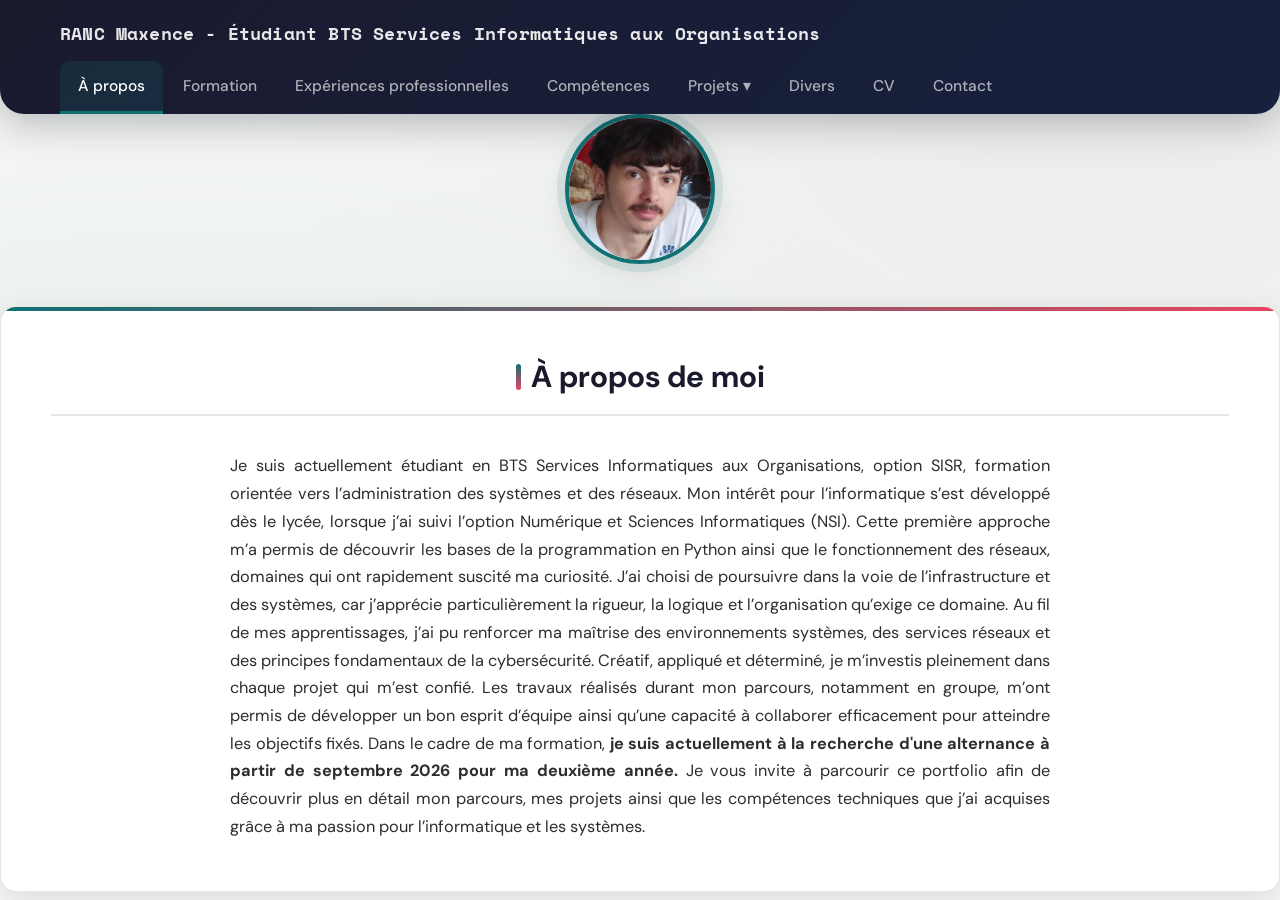
<file: index.html>
<!DOCTYPE html>
<html lang="fr">
<head>
    <meta charset="UTF-8">
    <meta name="viewport" content="width=device-width, initial-scale=1.0">
    <title>À propos de moi</title>
    <link rel="stylesheet" href="style.css">
</head>

<body>
    <header>
        <h1>RANC Maxence - Étudiant BTS Services Informatiques aux Organisations</h1>

        <nav id="menu">
            <ul>
                <li><a href="index.html" class="active">À propos</a></li>
                <li><a href="formation.html">Formation</a></li>
                <li><a href="experience.html">Expériences professionnelles</a></li>
                <li><a href="competences.html">Compétences</a></li>
                <li class="dropdown">
                <a href="projets.html">Projets ▾</a>
                <ul class="dropdown-menu">
                    <li class="has-submenu">
                        <a href="#">1ère année BTS ▸</a>
                        <ul class="submenu">
                            <li><a href="projets.html#mission-cv">CV / Entretien</a></li>
                            <li><a href="projets.html#mission-site">Site web vitrine</a></li>
                            <li><a href="projets.html#mission-ao-pc">Appel d'offres PC</a></li>
                            <li><a href="projets.html#mission-cablage">Câblage réseau</a></li>
                            <li><a href="projets.html#mission-p2p">Réseau poste à poste</a></li>
                            <li><a href="projets.html#mission-yumi">YUMI – Clé multiboot</a></li>
                            <li><a href="projets.html#mission-brocker">Refonte Brocker'Info</a></li>
                        </ul>
                    </li>
                    <li class="has-submenu">
                        <a href="#">2ème année BTS ▸</a>
                        <ul class="submenu">
                            <li class="dropdown-empty">Aucun projet pour le moment</li>
                        </ul>
                    </li>
                </ul>
            </li>
                <li><a href="divers.html">Divers</a></li>
                <li><a href="cv.html">CV</a></li>
                <li><a href="contact.html">Contact</a></li>
            </ul>
        </nav>

    </header>
    <main>
        <img id="PhotoDeMoi" src="Photo.jpg" width=150px>
        <section id="a-propos-de-moi">
          <h2>À propos de moi</h2>
          <p>
            Je suis actuellement étudiant en BTS Services Informatiques aux Organisations, option SISR, formation orientée vers l’administration des systèmes et des réseaux.
    Mon intérêt pour l’informatique s’est développé dès le lycée, lorsque j’ai suivi l’option Numérique et Sciences Informatiques (NSI). Cette première approche m’a permis de découvrir les bases de la programmation en Python ainsi que le fonctionnement des réseaux, domaines qui ont rapidement suscité ma curiosité.
    J’ai choisi de poursuivre dans la voie de l’infrastructure et des systèmes, car j’apprécie particulièrement la rigueur, la logique et l’organisation qu’exige ce domaine. Au fil de mes apprentissages, j’ai pu renforcer ma maîtrise des environnements systèmes, des services réseaux et des principes fondamentaux de la cybersécurité.
    Créatif, appliqué et déterminé, je m’investis pleinement dans chaque projet qui m’est confié. Les travaux réalisés durant mon parcours, notamment en groupe, m’ont permis de développer un bon esprit d’équipe ainsi qu’une capacité à collaborer efficacement pour atteindre les objectifs fixés.
    Dans le cadre de ma formation, <b>je suis actuellement à la recherche d'une alternance à partir de septembre 2026 pour ma deuxième année.</b>
    Je vous invite à parcourir ce portfolio afin de découvrir plus en détail mon parcours, mes projets ainsi que les compétences techniques que j’ai acquises grâce à ma passion pour l’informatique et les systèmes.
          </p>
        </section>

    </main>

    </body>
</html>
</file>
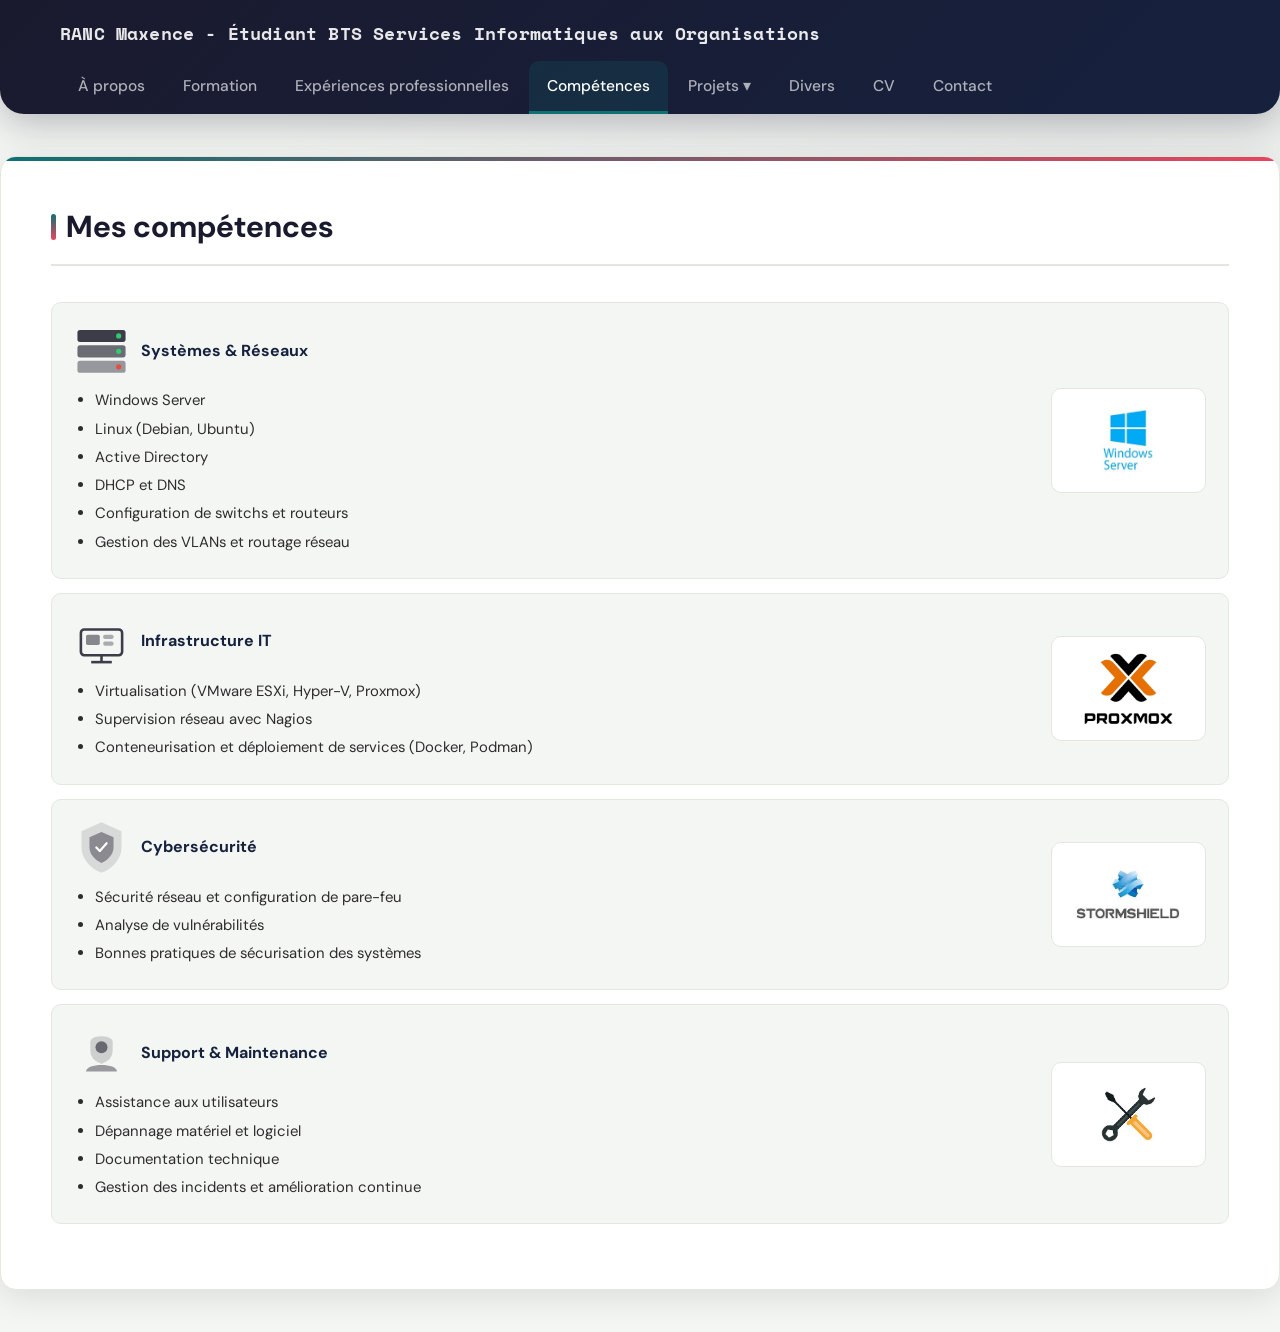
<file: competences.html>
<!DOCTYPE html>
<html lang="fr">
<head>
    <meta charset="UTF-8">
    <meta name="viewport" content="width=device-width, initial-scale=1.0">
    <title>Compétences</title>
    <link rel="stylesheet" href="style.css">
</head>

<body>

    <header>
        <h1>RANC Maxence - Étudiant BTS Services Informatiques aux Organisations</h1>

        <nav id="menu">
            <ul>
                <li><a href="index.html">À propos</a></li>
                <li><a href="formation.html">Formation</a></li>
                <li><a href="experience.html">Expériences professionnelles</a></li>
                <li><a href="competences.html" class="active">Compétences</a></li>
                <li class="dropdown">
                <a href="projets.html">Projets ▾</a>
                <ul class="dropdown-menu">
                    <li class="has-submenu">
                        <a href="#">1ère année BTS ▸</a>
                        <ul class="submenu">
                            <li><a href="projets.html#mission-cv">CV / Entretien</a></li>
                            <li><a href="projets.html#mission-site">Site web vitrine</a></li>
                            <li><a href="projets.html#mission-ao-pc">Appel d'offres PC</a></li>
                            <li><a href="projets.html#mission-cablage">Câblage réseau</a></li>
                            <li><a href="projets.html#mission-p2p">Réseau poste à poste</a></li>
                            <li><a href="projets.html#mission-yumi">YUMI – Clé multiboot</a></li>
                            <li><a href="projets.html#mission-brocker">Refonte Brocker'Info</a></li>
                        </ul>
                    </li>
                    <li class="has-submenu">
                        <a href="#">2ème année BTS ▸</a>
                        <ul class="submenu">
                            <li class="dropdown-empty">Aucun projet pour le moment</li>
                        </ul>
                    </li>
                </ul>
            </li>
                <li><a href="divers.html">Divers</a></li>
                <li><a href="cv.html">CV</a></li>
                <li><a href="contact.html">Contact</a></li>
            </ul>
        </nav>

    </header>
    <section id="mes-competences">
        <h2>Mes compétences</h2>

        <!-- ===== Systèmes & Réseaux ===== -->
        <div class="competence-card">
          <div class="card-inner">
            <div class="card-left">
              <div class="competence-header">
                <svg xmlns="http://www.w3.org/2000/svg" viewBox="0 0 64 64" width="55" height="55">
                  <rect x="4" y="8" width="56" height="14" rx="3" fill="rgb(61,60,73)"/>
                  <rect x="4" y="26" width="56" height="14" rx="3" fill="rgb(61,60,73)" opacity="0.75"/>
                  <rect x="4" y="44" width="56" height="14" rx="3" fill="rgb(61,60,73)" opacity="0.5"/>
                  <circle cx="52" cy="15" r="3" fill="#2ecc71"/>
                  <circle cx="52" cy="33" r="3" fill="#2ecc71"/>
                  <circle cx="52" cy="51" r="3" fill="#e74c3c"/>
                </svg>
                <h3>Systèmes &amp; Réseaux</h3>
              </div>
              <ul>
                <li>Windows Server</li>
                <li>Linux (Debian, Ubuntu)</li>
                <li>Active Directory</li>
                <li>DHCP et DNS</li>
                <li>Configuration de switchs et routeurs</li>
                <li>Gestion des VLANs et routage réseau</li>
              </ul>
            </div>
            <div class="card-right">
              <img src="windows_server.png" alt="Windows Server" title="Windows Server">
            </div>
          </div>
        </div>

        <!-- ===== Infrastructure IT ===== -->
        <div class="competence-card">
          <div class="card-inner">
            <div class="card-left">
              <div class="competence-header">
                <svg xmlns="http://www.w3.org/2000/svg" viewBox="0 0 64 64" width="55" height="55">
                  <rect x="8" y="18" width="48" height="30" rx="4" fill="none" stroke="rgb(61,60,73)" stroke-width="3"/>
                  <rect x="14" y="24" width="16" height="12" rx="2" fill="rgb(61,60,73)" opacity="0.6"/>
                  <rect x="34" y="24" width="12" height="5" rx="2" fill="rgb(61,60,73)" opacity="0.4"/>
                  <rect x="34" y="32" width="12" height="5" rx="2" fill="rgb(61,60,73)" opacity="0.4"/>
                  <line x1="32" y1="48" x2="32" y2="56" stroke="rgb(61,60,73)" stroke-width="3"/>
                  <line x1="20" y1="56" x2="44" y2="56" stroke="rgb(61,60,73)" stroke-width="3"/>
                </svg>
                <h3>Infrastructure IT</h3>
              </div>
              <ul>
                <li>Virtualisation (VMware ESXi, Hyper-V, Proxmox)</li>
                <li>Supervision réseau avec Nagios</li>
                <li>Conteneurisation et déploiement de services (Docker, Podman)</li>
              </ul>
            </div>
            <div class="card-right">
              <img
                src="proxmox.png" alt="Proxmox" title="Proxmox">
            </div>
          </div>
        </div>

        <!-- ===== Cybersécurité ===== -->
        <div class="competence-card">
          <div class="card-inner">
            <div class="card-left">
              <div class="competence-header">
                <svg xmlns="http://www.w3.org/2000/svg" viewBox="0 0 64 64" width="55" height="55">
                  <path d="M32 4 L54 14 L54 32 C54 45 43 56 32 60 C21 56 10 45 10 32 L10 14 Z" fill="rgb(61,60,73)" opacity="0.15" stroke="rgb(61,60,73)" stroke-width="2.5"/>
                  <path d="M32 14 L46 20 L46 32 C46 40 39 47 32 50 C25 47 18 40 18 32 L18 20 Z" fill="rgb(61,60,73)" opacity="0.5"/>
                  <line x1="26" y1="32" x2="30" y2="36" stroke="white" stroke-width="2.5" stroke-linecap="round"/>
                  <line x1="30" y1="36" x2="38" y2="27" stroke="white" stroke-width="2.5" stroke-linecap="round"/>
                </svg>
                <h3>Cybersécurité</h3>
              </div>
              <ul>
                <li>Sécurité réseau et configuration de pare-feu</li>
                <li>Analyse de vulnérabilités</li>
                <li>Bonnes pratiques de sécurisation des systèmes</li>
              </ul>
            </div>
            <div class="card-right">
              <img src="stormshield.png" alt="Stormshield" title="Stormshield">
            </div>
          </div>
        </div>

        <!-- ===== Support & Maintenance ===== -->
        <div class="competence-card">
          <div class="card-inner">
            <div class="card-left">
              <div class="competence-header">
                <svg xmlns="http://www.w3.org/2000/svg" viewBox="0 0 64 64" width="55" height="55">
                  <path d="M20 20 C20 12 44 12 44 20 L44 30 C44 38 38 42 32 44 C26 42 20 38 20 30 Z" fill="rgb(61,60,73)" opacity="0.2" stroke="rgb(61,60,73)" stroke-width="2"/>
                  <circle cx="32" cy="26" r="7" fill="rgb(61,60,73)" opacity="0.7"/>
                  <path d="M14 54 C14 44 50 44 50 54" fill="rgb(61,60,73)" opacity="0.5"/>
                </svg>
                <h3>Support &amp; Maintenance</h3>
              </div>
              <ul>
                <li>Assistance aux utilisateurs</li>
                <li>Dépannage matériel et logiciel</li>
                <li>Documentation technique</li>
                <li>Gestion des incidents et amélioration continue</li>
              </ul>
            </div>
            <div class="card-right">
              <img src="tools_icon.png" alt="Clé à molette et tournevis" title="Support & Maintenance">
            </div>
          </div>
        </div>

    </section>
</body>
</html>
</file>
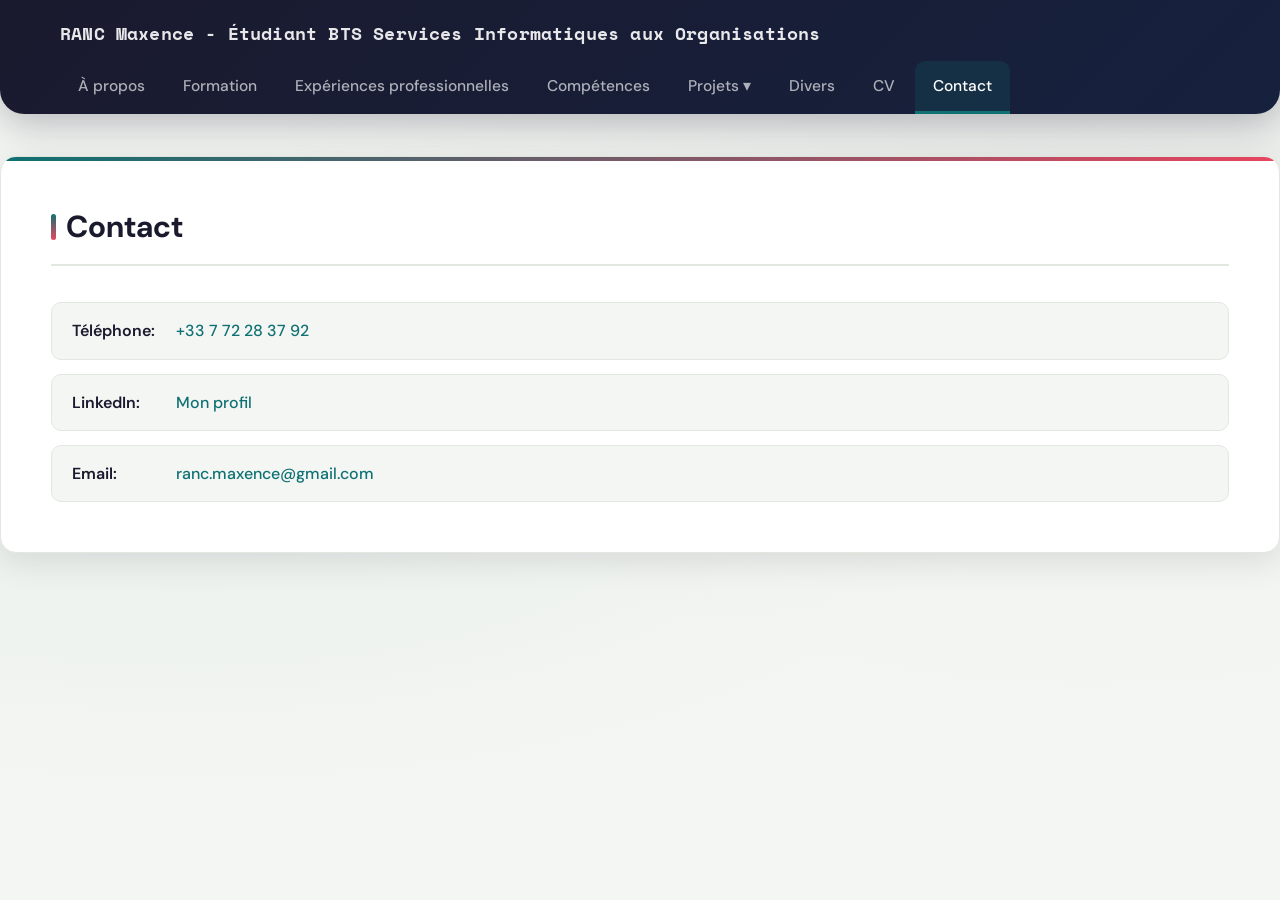
<file: contact.html>
<!DOCTYPE html>
<html lang="fr">
  <head>
    <meta charset="UTF-8">
    <meta name="viewport" content="width=device-width, initial-scale=1.0">
    <title>Contact</title>
    <link rel="stylesheet" href="style.css">
  </head>

<body>

  <header>
  <h1>RANC Maxence - Étudiant BTS Services Informatiques aux Organisations</h1>

  <nav id="menu">
    <ul>
      <li><a href="index.html">À propos</a></li>
      <li><a href="formation.html">Formation</a></li>
      <li><a href="experience.html">Expériences professionnelles</a></li>
      <li><a href="competences.html">Compétences</a></li>
      <li class="dropdown">
                <a href="projets.html">Projets ▾</a>
                <ul class="dropdown-menu">
                    <li class="has-submenu">
                        <a href="#">1ère année BTS ▸</a>
                        <ul class="submenu">
                            <li><a href="projets.html#mission-cv">CV / Entretien</a></li>
                            <li><a href="projets.html#mission-site">Site web vitrine</a></li>
                            <li><a href="projets.html#mission-ao-pc">Appel d'offres PC</a></li>
                            <li><a href="projets.html#mission-cablage">Câblage réseau</a></li>
                            <li><a href="projets.html#mission-p2p">Réseau poste à poste</a></li>
                            <li><a href="projets.html#mission-yumi">YUMI – Clé multiboot</a></li>
                            <li><a href="projets.html#mission-brocker">Refonte Brocker'Info</a></li>
                        </ul>
                    </li>
                    <li class="has-submenu">
                        <a href="#">2ème année BTS ▸</a>
                        <ul class="submenu">
                            <li class="dropdown-empty">Aucun projet pour le moment</li>
                        </ul>
                    </li>
                </ul>
            </li>
                <li><a href="divers.html">Divers</a></li>
      <li><a href="cv.html">CV</a></li>
      <li><a href="contact.html" class="active">Contact</a></li>
    </ul>
  </nav>

  </header>
  <section id="contact">
      <h2>Contact</h2>
      <ul>
        <li>
          <strong>Téléphone:</strong> <a href="tel:+33617967249">+33 7 72 28 37 92</a>
        </li>
        <li>
          <strong>LinkedIn:</strong> <a href="https://www.linkedin.com/in/maxence-ranc-b832492aa/">Mon profil</a>
        </li>
        <li>
          <strong>Email:</strong> <a href="mailto:ranc.maxence@gmail.com">ranc.maxence@gmail.com</a>
        </li>
      </ul>
  </section>
</body>
</html>
</file>
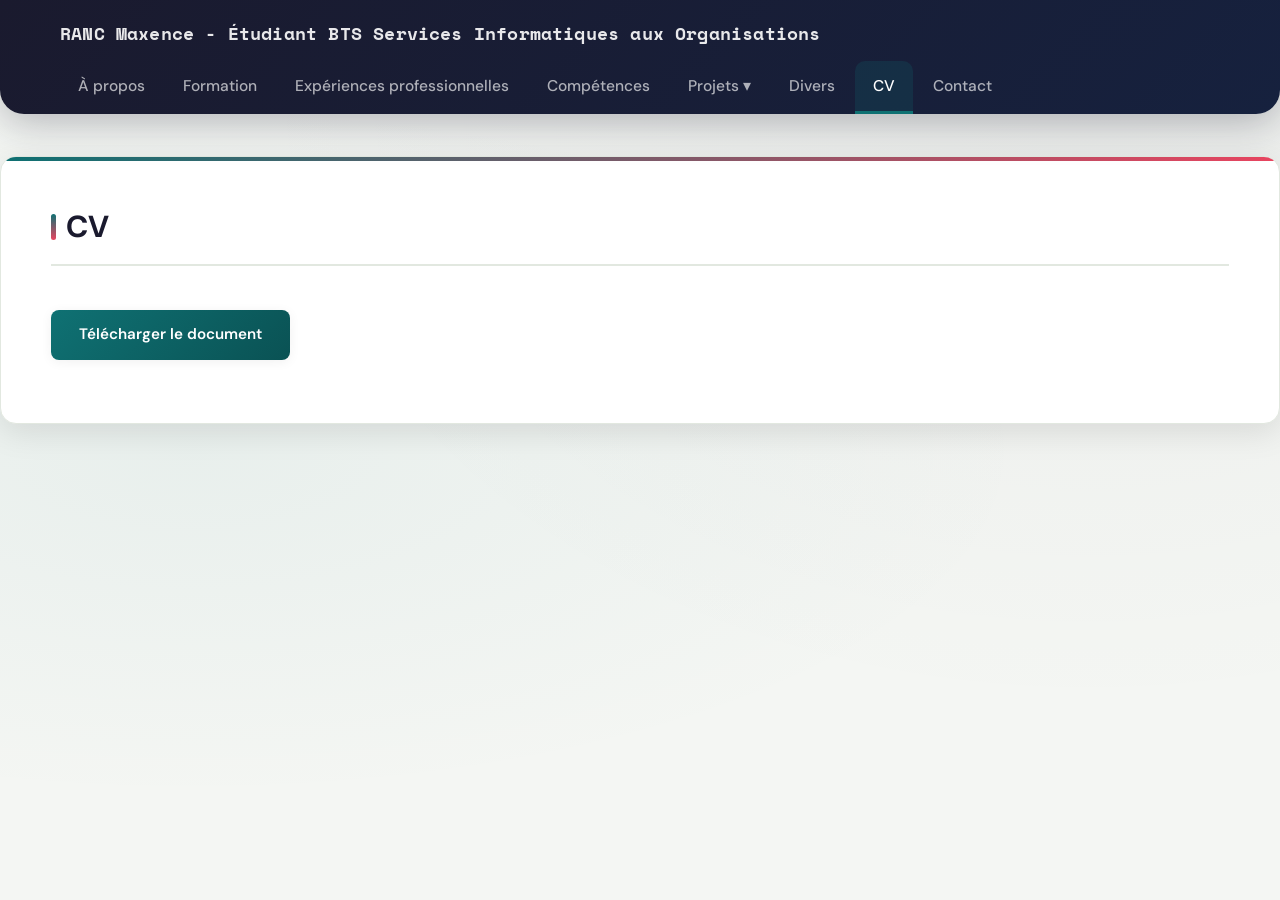
<file: cv.html>
<!DOCTYPE html>
<html lang="fr">
  <head>
    <meta charset="UTF-8">
    <meta name="viewport" content="width=device-width, initial-scale=1.0">
    <title>CV</title>
    <link rel="stylesheet" href="style.css">
  </head>

<body>

  <header>
    <h1>RANC Maxence - Étudiant BTS Services Informatiques aux Organisations</h1>

    <nav id="menu">
      <ul>
        <li><a href="index.html">À propos</a></li>
        <li><a href="formation.html">Formation</a></li>
        <li><a href="experience.html">Expériences professionnelles</a></li>
        <li><a href="competences.html">Compétences</a></li>
        <li class="dropdown">
                <a href="projets.html">Projets ▾</a>
                <ul class="dropdown-menu">
                    <li class="has-submenu">
                        <a href="#">1ère année BTS ▸</a>
                        <ul class="submenu">
                            <li><a href="projets.html#mission-cv">CV / Entretien</a></li>
                            <li><a href="projets.html#mission-site">Site web vitrine</a></li>
                            <li><a href="projets.html#mission-ao-pc">Appel d'offres PC</a></li>
                            <li><a href="projets.html#mission-cablage">Câblage réseau</a></li>
                            <li><a href="projets.html#mission-p2p">Réseau poste à poste</a></li>
                            <li><a href="projets.html#mission-yumi">YUMI – Clé multiboot</a></li>
                            <li><a href="projets.html#mission-brocker">Refonte Brocker'Info</a></li>
                        </ul>
                    </li>
                    <li class="has-submenu">
                        <a href="#">2ème année BTS ▸</a>
                        <ul class="submenu">
                            <li class="dropdown-empty">Aucun projet pour le moment</li>
                        </ul>
                    </li>
                </ul>
            </li>
                <li><a href="divers.html">Divers</a></li>
        <li><a href="cv.html" class="active">CV</a></li>
        <li><a href="contact.html">Contact</a></li>
      </ul>
    </nav>

  </header>
  <section id="cv">
      <h2>CV</h2>
      <p><a href="CV.Maxence_RANC.pdf" target="Mon_CV.pdf"> Télécharger le document </a></p>
  </section>
</body>
</html>
</file>
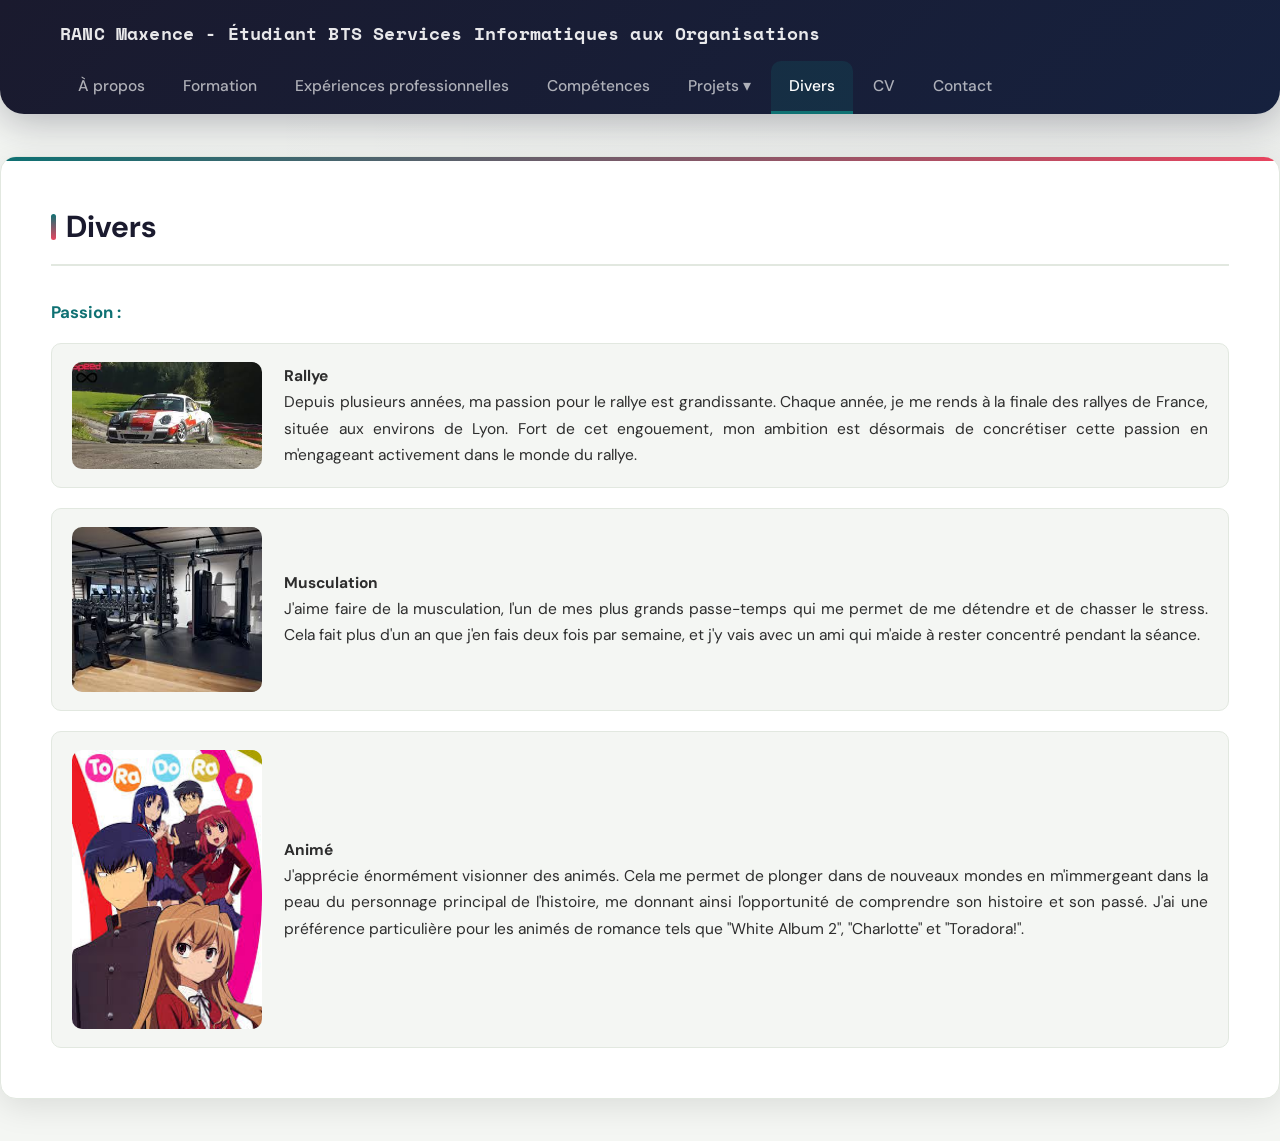
<file: divers.html>
<!DOCTYPE html>
<html lang="fr">
  <head>
    <meta charset="UTF-8">
    <meta name="viewport" content="width=device-width, initial-scale=1.0">
    <title>Divers</title>
    <link rel="stylesheet" href="style.css">
  </head>

<body>

  <header>
    <h1>RANC Maxence - Étudiant BTS Services Informatiques aux Organisations</h1>

    <nav id="menu">
      <ul>
        <li><a href="index.html">À propos</a></li>
        <li><a href="formation.html">Formation</a></li>
        <li><a href="experience.html">Expériences professionnelles</a></li>
        <li><a href="competences.html">Compétences</a></li>
        <li class="dropdown">
                <a href="projets.html">Projets ▾</a>
                <ul class="dropdown-menu">
                    <li class="has-submenu">
                        <a href="#">1ère année BTS ▸</a>
                        <ul class="submenu">
                            <li><a href="projets.html#mission-cv">CV / Entretien</a></li>
                            <li><a href="projets.html#mission-site">Site web vitrine</a></li>
                            <li><a href="projets.html#mission-ao-pc">Appel d'offres PC</a></li>
                            <li><a href="projets.html#mission-cablage">Câblage réseau</a></li>
                            <li><a href="projets.html#mission-p2p">Réseau poste à poste</a></li>
                            <li><a href="projets.html#mission-yumi">YUMI – Clé multiboot</a></li>
                            <li><a href="projets.html#mission-brocker">Refonte Brocker'Info</a></li>
                        </ul>
                    </li>
                    <li class="has-submenu">
                        <a href="#">2ème année BTS ▸</a>
                        <ul class="submenu">
                            <li class="dropdown-empty">Aucun projet pour le moment</li>
                        </ul>
                    </li>
                </ul>
            </li>
                <li><a href="divers.html" class="active">Divers</a></li>
        <li><a href="cv.html">CV</a></li>
        <li><a href="contact.html">Contact</a></li>
      </ul>
    </nav>

  </header>
  <section id="divers">
      <h2>Divers</h2>
<h3><B>Passion :</B></h3>
      <div class="Rallye">
        <img class="image3" src="Rallye.jpg" alt="Description de l'image">
        <p><b>Rallye</b><br>
          Depuis plusieurs années, ma passion pour le rallye est grandissante. Chaque année, je me rends à la finale des rallyes de France, située aux environs de Lyon. Fort de cet engouement, mon ambition est désormais de concrétiser cette passion en m'engageant activement dans le monde du rallye.
        </p>
      </div>

<div class="Muscu">
        <img class="image3" src="MuscuSalle.jpg" alt="Description de l'image">
        <p><b>Musculation</b><br>
          J'aime faire de la musculation, l'un de mes plus grands passe-temps qui me permet de me détendre et de chasser le stress. Cela fait plus d'un an que j'en fais deux fois par semaine, et j'y vais avec un ami qui m'aide à rester concentré pendant la séance.
        </p>
      </div>

<div class="Manga">
        <img class="image3" src="Anime.jpg" alt="Description de l'image">
        <p><b>Animé</b><br>
          J'apprécie énormément visionner des animés. Cela me permet de plonger dans de nouveaux mondes en m'immergeant dans la peau du personnage principal de l'histoire, me donnant ainsi l'opportunité de comprendre son histoire et son passé. J'ai une préférence particulière pour les animés de romance tels que "White Album 2", "Charlotte" et "Toradora!".        </p>
      </div>
</section>
</body>
</html>
</file>
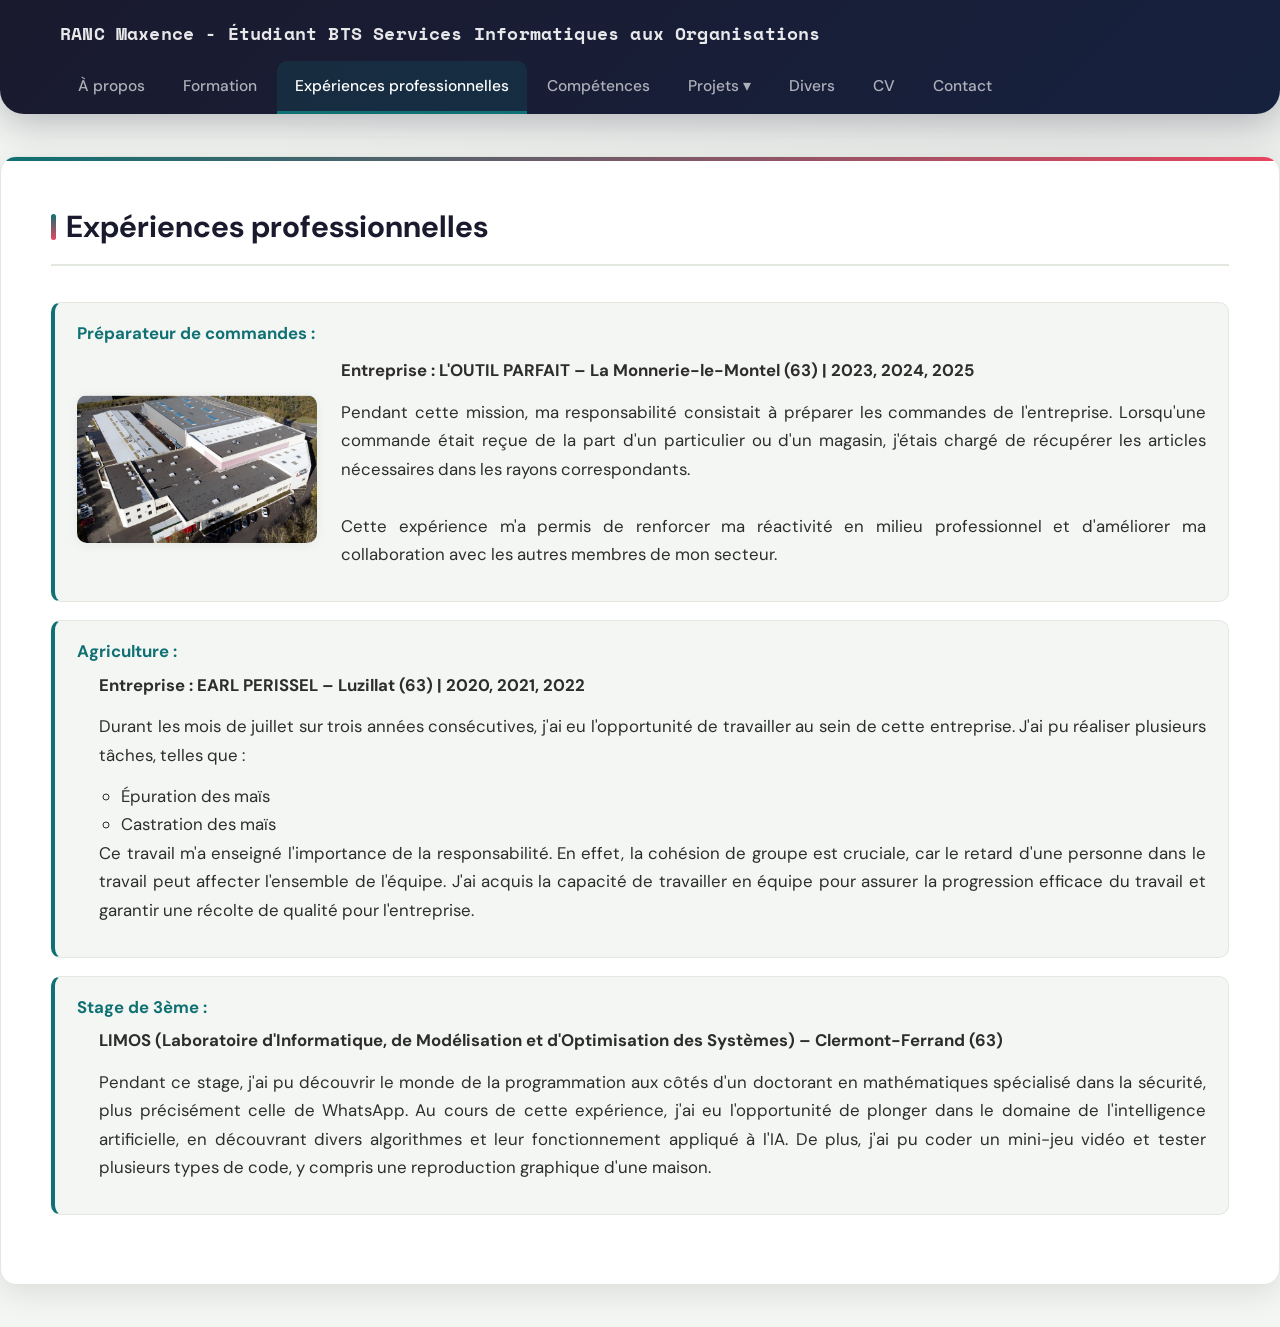
<file: experience.html>
<!DOCTYPE html>
<html lang="fr">
<head>
    <meta charset="UTF-8">
    <meta name="viewport" content="width=device-width, initial-scale=1.0">
    <title>Expériences professionnelles</title>
    <link rel="stylesheet" href="style.css">
</head>

<body>
    <header>
        <h1>RANC Maxence - Étudiant BTS Services Informatiques aux Organisations</h1>
        
        <nav id="menu">
            <ul>
                <li><a href="index.html">À propos</a></li>
                <li><a href="formation.html">Formation</a></li>
                <li><a href="experience.html" class="active">Expériences professionnelles</a></li>
                <li><a href="competences.html">Compétences</a></li>
                <li class="dropdown">
                <a href="projets.html">Projets ▾</a>
                <ul class="dropdown-menu">
                    <li class="has-submenu">
                        <a href="#">1ère année BTS ▸</a>
                        <ul class="submenu">
                            <li><a href="projets.html#mission-cv">CV / Entretien</a></li>
                            <li><a href="projets.html#mission-site">Site web vitrine</a></li>
                            <li><a href="projets.html#mission-ao-pc">Appel d'offres PC</a></li>
                            <li><a href="projets.html#mission-cablage">Câblage réseau</a></li>
                            <li><a href="projets.html#mission-p2p">Réseau poste à poste</a></li>
                            <li><a href="projets.html#mission-yumi">YUMI – Clé multiboot</a></li>
                            <li><a href="projets.html#mission-brocker">Refonte Brocker'Info</a></li>
                        </ul>
                    </li>
                    <li class="has-submenu">
                        <a href="#">2ème année BTS ▸</a>
                        <ul class="submenu">
                            <li class="dropdown-empty">Aucun projet pour le moment</li>
                        </ul>
                    </li>
                </ul>
            </li>
                <li><a href="divers.html">Divers</a></li>
                <li><a href="cv.html">CV</a></li>
                <li><a href="contact.html">Contact</a></li>
            </ul>
        </nav>
        
    </header>
    <section id="experience-professionnelles">
        <h2>Expériences professionnelles</h2>
<div class="Usine">
        <h3>Préparateur de commandes :</h3>
  
          <div class="usine-contenu">
            <img src="outil-parfait-usine.jpg" alt="Usine L'Outil Parfait">
  
            <div>
              <p>
                <b>Entreprise : L'OUTIL PARFAIT – La Monnerie-le-Montel (63) | 2023, 2024, 2025</b>
              </p>
  
              <p>
                Pendant cette mission, ma responsabilité consistait à préparer les commandes de l'entreprise.
                Lorsqu'une commande était reçue de la part d'un particulier ou d'un magasin, j'étais chargé
                de récupérer les articles nécessaires dans les rayons correspondants.
                <br><br>
                Cette expérience m'a permis de renforcer ma réactivité en milieu professionnel et
                d'améliorer ma collaboration avec les autres membres de mon secteur.
              </p>
            </div>
          </div>
        </div>

<div class="Usine">
          <h3>Agriculture : </h3>
            <ul><p>
              <b>Entreprise : EARL PERISSEL – Luzillat (63) | 2020, 2021, 2022</b>
            </p>
            <p>
              Durant les mois de juillet sur trois années consécutives, j'ai eu l'opportunité de travailler au sein de cette entreprise. J'ai pu réaliser plusieurs tâches, telles que :          </p>
            <ul>
              <li>
              Épuration des maïs   
              </li>
              <li>
              Castration des maïs 
              </li>
            </ul>
            <p>
              Ce travail m'a enseigné l'importance de la responsabilité. En effet, la cohésion de groupe est cruciale, car le retard d'une personne dans le travail peut affecter l'ensemble de l'équipe. J'ai acquis la capacité de travailler en équipe pour assurer la progression efficace du travail et garantir une récolte de qualité pour l'entreprise.          </p>
            </ul>
       </div>

<div class="Usine">
          <h3>Stage de 3ème : </h3>
            <ul><p>
              <b>LIMOS (Laboratoire d'Informatique, de Modélisation et d'Optimisation des Systèmes) – Clermont-Ferrand (63)</b>
            </p>
            <p>
  
              Pendant ce stage, j'ai pu découvrir le monde de la programmation aux côtés d'un doctorant en mathématiques spécialisé dans la sécurité, plus précisément celle de WhatsApp. Au cours de cette expérience, j'ai eu l'opportunité de plonger dans le domaine de l'intelligence artificielle, en découvrant divers algorithmes et leur fonctionnement appliqué à l'IA. De plus, j'ai pu coder un mini-jeu vidéo et tester plusieurs types de code, y compris une reproduction graphique d'une maison.          </p>
          </ul>
       </div>
</section>
</file>
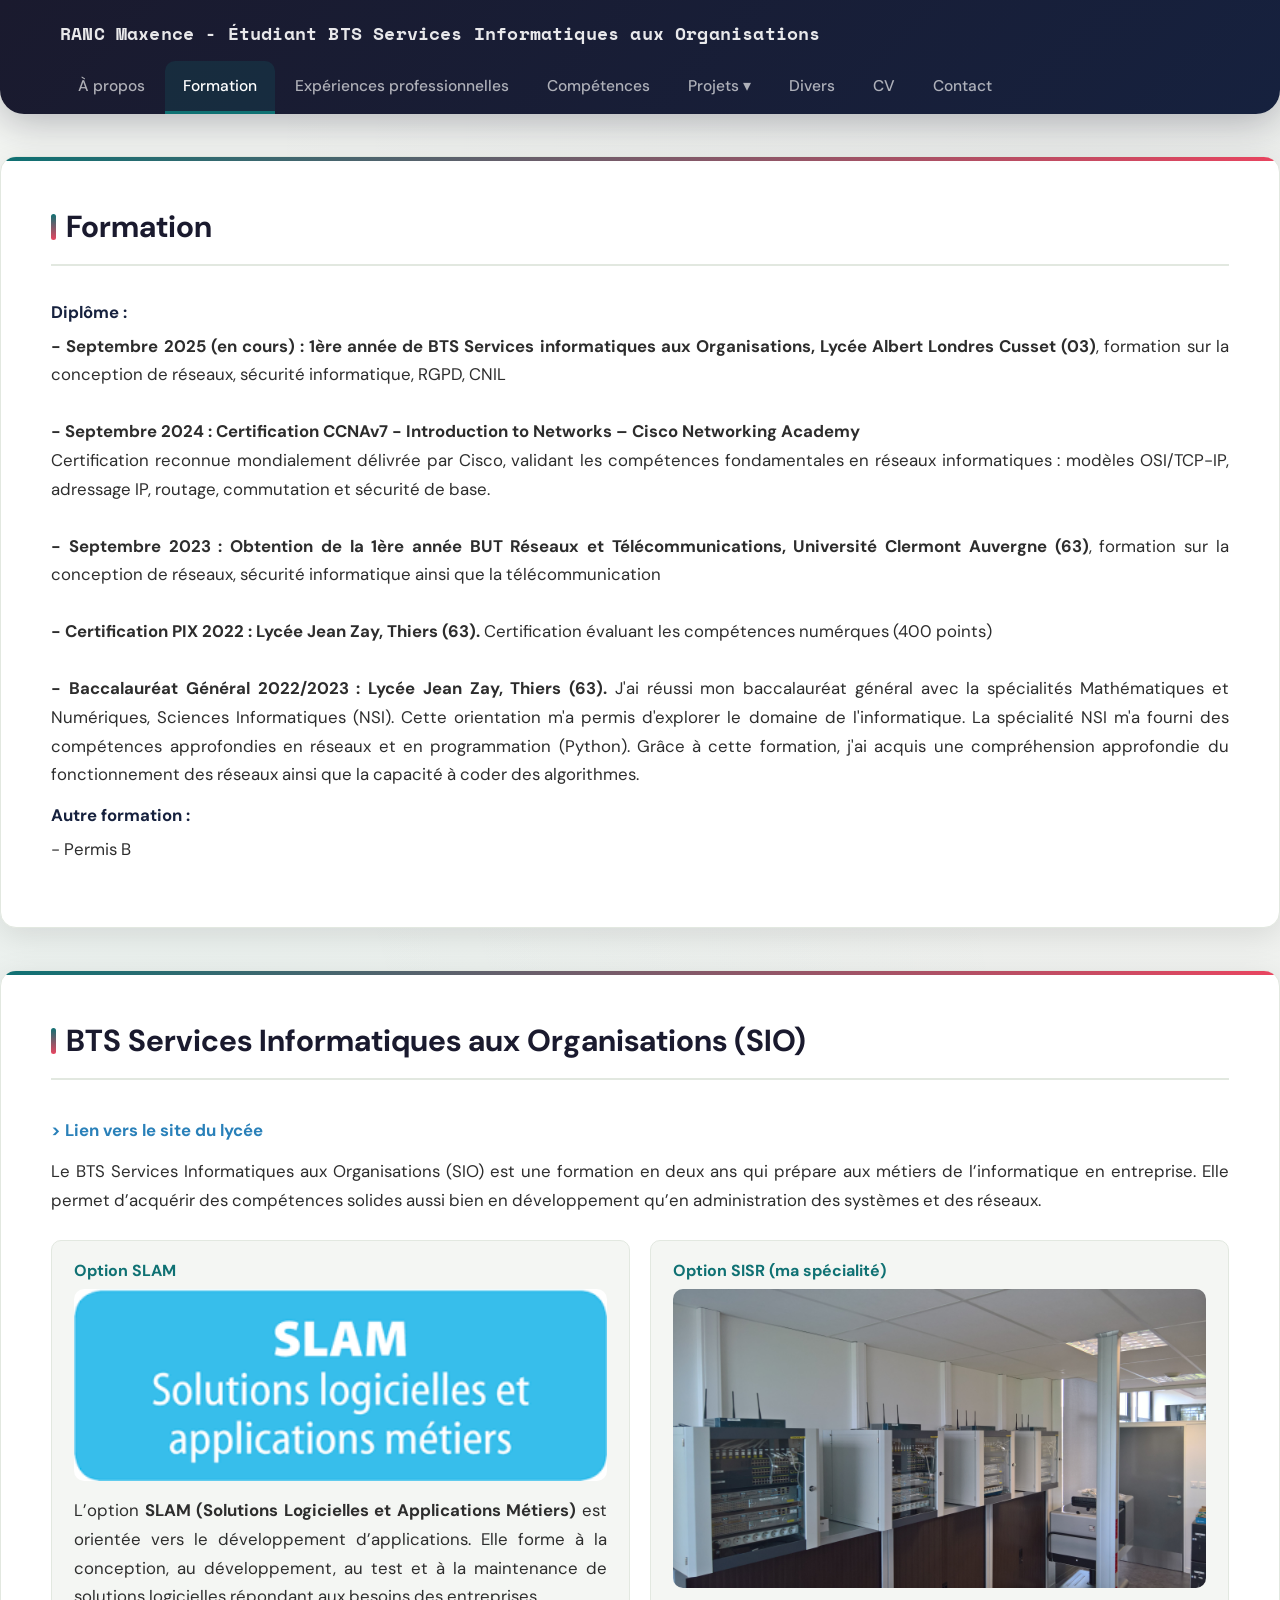
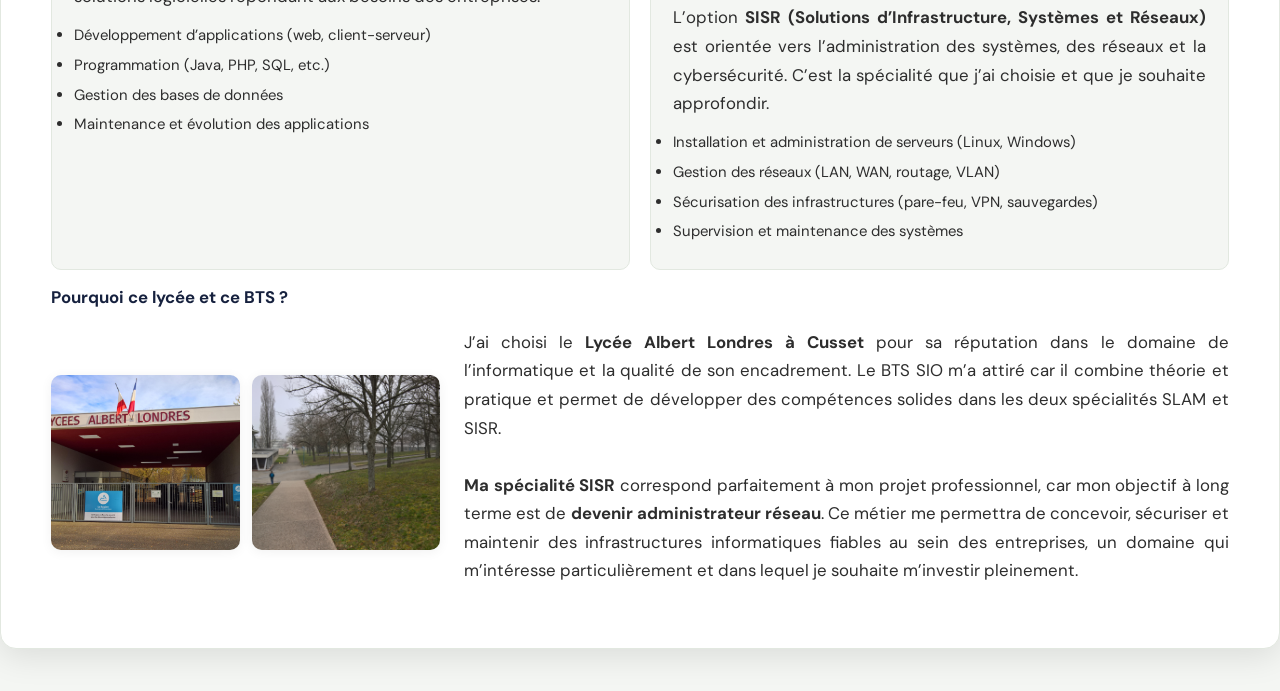
<file: formation.html>
<!DOCTYPE html>
<html lang="fr">
<head>
    <meta charset="UTF-8">
    <meta name="viewport" content="width=device-width, initial-scale=1.0">
    <title>Formation</title>
    <link rel="stylesheet" href="style.css">
</head>

<body>
    <header>
        <h1>RANC Maxence - Étudiant BTS Services Informatiques aux Organisations</h1>
        
        <nav id="menu">
            <ul>
                <li><a href="index.html">À propos</a></li>
                <li><a href="formation.html" class="active">Formation</a></li>
                <li><a href="experience.html">Expériences professionnelles</a></li>
                <li><a href="competences.html">Compétences</a></li>
                <li class="dropdown">
                <a href="projets.html">Projets ▾</a>
                <ul class="dropdown-menu">
                    <li class="has-submenu">
                        <a href="#">1ère année BTS ▸</a>
                        <ul class="submenu">
                            <li><a href="projets.html#mission-cv">CV / Entretien</a></li>
                            <li><a href="projets.html#mission-site">Site web vitrine</a></li>
                            <li><a href="projets.html#mission-ao-pc">Appel d'offres PC</a></li>
                            <li><a href="projets.html#mission-cablage">Câblage réseau</a></li>
                            <li><a href="projets.html#mission-p2p">Réseau poste à poste</a></li>
                            <li><a href="projets.html#mission-yumi">YUMI – Clé multiboot</a></li>
                            <li><a href="projets.html#mission-brocker">Refonte Brocker'Info</a></li>
                        </ul>
                    </li>
                    <li class="has-submenu">
                        <a href="#">2ème année BTS ▸</a>
                        <ul class="submenu">
                            <li class="dropdown-empty">Aucun projet pour le moment</li>
                        </ul>
                    </li>
                </ul>
            </li>
                <li><a href="divers.html">Divers</a></li>
                <li><a href="cv.html">CV</a></li>
                <li><a href="contact.html">Contact</a></li>
            </ul>
        </nav>
    </header>

    <section id="formation">
      <h2>Formation</h2>
      <ul>
        <li>
          <h3><b>Diplôme :</b></h3>
          <p>
            <b>- Septembre 2025 (en cours) : 1ère année de BTS Services informatiques aux Organisations, Lycée Albert Londres Cusset (03)</b>,
            formation sur la conception de réseaux, sécurité informatique, RGPD, CNIL
            <br><br>
            <b>- Septembre 2024 : Certification CCNAv7 - Introduction to Networks – Cisco Networking Academy </b>
            <br>
            Certification reconnue mondialement délivrée par Cisco, validant les compétences fondamentales en réseaux informatiques : modèles OSI/TCP-IP, adressage IP, routage, commutation et sécurité de base.
            <br><br>
            <b>- Septembre 2023 : Obtention de la 1ère année BUT Réseaux et Télécommunications, Université Clermont Auvergne (63)</b>,
            formation sur la conception de réseaux, sécurité informatique ainsi que la télécommunication<br>
            <br>
            <b>- Certification PIX 2022 : Lycée Jean Zay, Thiers (63).</b> 
            Certification évaluant les compétences numérques (400 points)<br>
            <br>
            <b>- Baccalauréat Général 2022/2023 : Lycée Jean Zay, Thiers (63).</b> J'ai réussi mon baccalauréat général avec la spécialités Mathématiques et Numériques, Sciences Informatiques (NSI). Cette orientation m'a permis d'explorer le domaine de l'informatique. La spécialité NSI m'a fourni des compétences approfondies en réseaux et en programmation (Python). Grâce à cette formation, j'ai acquis une compréhension approfondie du fonctionnement des réseaux ainsi que la capacité à coder des algorithmes.
          </p>
        </li>
        <li>
          <h3>Autre formation :</h3>
          <p>- Permis B</p>
        </li>
      </ul>
    </section>

    <section id="bts-sio">
        <h2>BTS Services Informatiques aux Organisations (SIO)</h2>
        <p>
            <a href="https://albert-londres-cusset.ent.auvergnerhonealpes.fr/orientation-formations/enseignement-superieur-bts-/bts-services-informatiques-aux-organisations-sio-/"
               target="_blank" rel="noopener noreferrer" style="font-weight: bold; color: #2980b9;">
               > Lien vers le site du lycée
            </a>
        </p>
             
        <p>
          Le BTS Services Informatiques aux Organisations (SIO) est une formation en deux ans
          qui prépare aux métiers de l’informatique en entreprise. Elle permet d’acquérir
          des compétences solides aussi bien en développement qu’en administration des systèmes
          et des réseaux.
        </p>
      
        <div class="BTS">
          <div class="Option">
            <h3>Option SLAM</h3>

            <img src="image-slam.jpg" alt="Spécialité SLAM" style="width: 100%; border-radius: 10px; margin-bottom: 15px;">

            <p>
              L’option <b>SLAM (Solutions Logicielles et Applications Métiers)</b> est orientée
              vers le développement d’applications. Elle forme à la conception, au développement,
              au test et à la maintenance de solutions logicielles répondant aux besoins des entreprises.
            </p>
            <ul>
              <li>Développement d’applications (web, client-serveur)</li>
              <li>Programmation (Java, PHP, SQL, etc.)</li>
              <li>Gestion des bases de données</li>
              <li>Maintenance et évolution des applications</li>
            </ul>
          </div>
      
          <div class="Option">
            <h3>Option SISR (ma spécialité)</h3>
            
            <img src="image-sisr.jpg" alt="Spécialité SISR" style="width: 100%; border-radius: 10px; margin-bottom: 15px;">

            <p>
              L’option <b>SISR (Solutions d’Infrastructure, Systèmes et Réseaux)</b> est orientée
              vers l’administration des systèmes, des réseaux et la cybersécurité.
              C’est la spécialité que j’ai choisie et que je souhaite approfondir.
            </p>
            <ul>
              <li>Installation et administration de serveurs (Linux, Windows)</li>
              <li>Gestion des réseaux (LAN, WAN, routage, VLAN)</li>
              <li>Sécurisation des infrastructures (pare-feu, VPN, sauvegardes)</li>
              <li>Supervision et maintenance des systèmes</li>
            </ul>
          </div>
        </div>

        <div class="Pourquoi">
            <h3>Pourquoi ce lycée et ce BTS ?</h3>
      
            <div class="pourquoi-contenu">
              <div class="pourquoi-photos">
                <img src="lycee-albert-londres.jpg" alt="Lycée Albert Londres Cusset">
                <img src="Acces_gymnase.jpg" alt="Accès gymnase Lycée Albert Londres">
              </div>
      
              <p>
                J’ai choisi le <b>Lycée Albert Londres à Cusset</b> pour sa réputation dans le domaine
                de l’informatique et la qualité de son encadrement.  
                Le BTS SIO m’a attiré car il combine théorie et pratique et permet de développer
                des compétences solides dans les deux spécialités SLAM et SISR.
                <br><br>
                <b>Ma spécialité SISR</b> correspond parfaitement à mon projet professionnel, car
                mon objectif à long terme est de <b>devenir administrateur réseau</b>.  
                Ce métier me permettra de concevoir, sécuriser et maintenir des infrastructures
                informatiques fiables au sein des entreprises, un domaine qui m’intéresse
                particulièrement et dans lequel je souhaite m’investir pleinement.
              </p>
            </div>
        </div>
    </section>
</body>
</html>
</file>
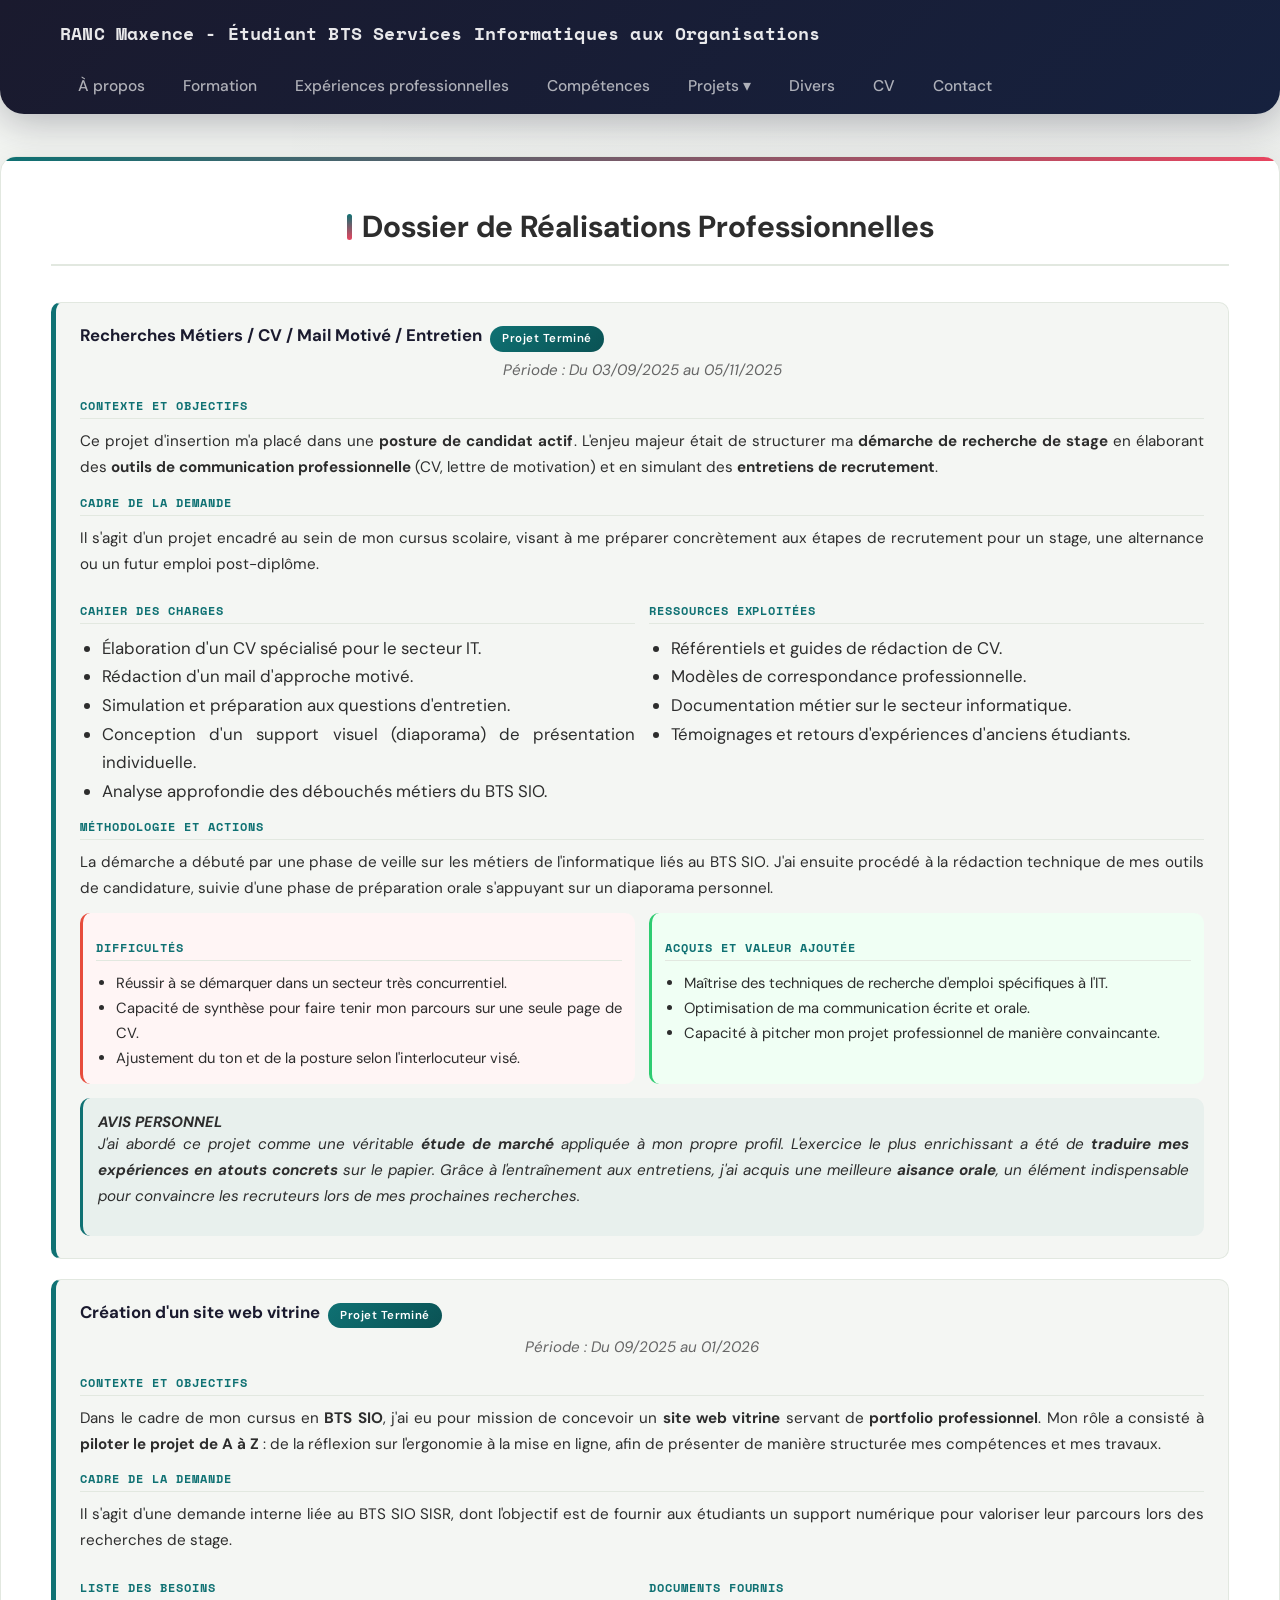
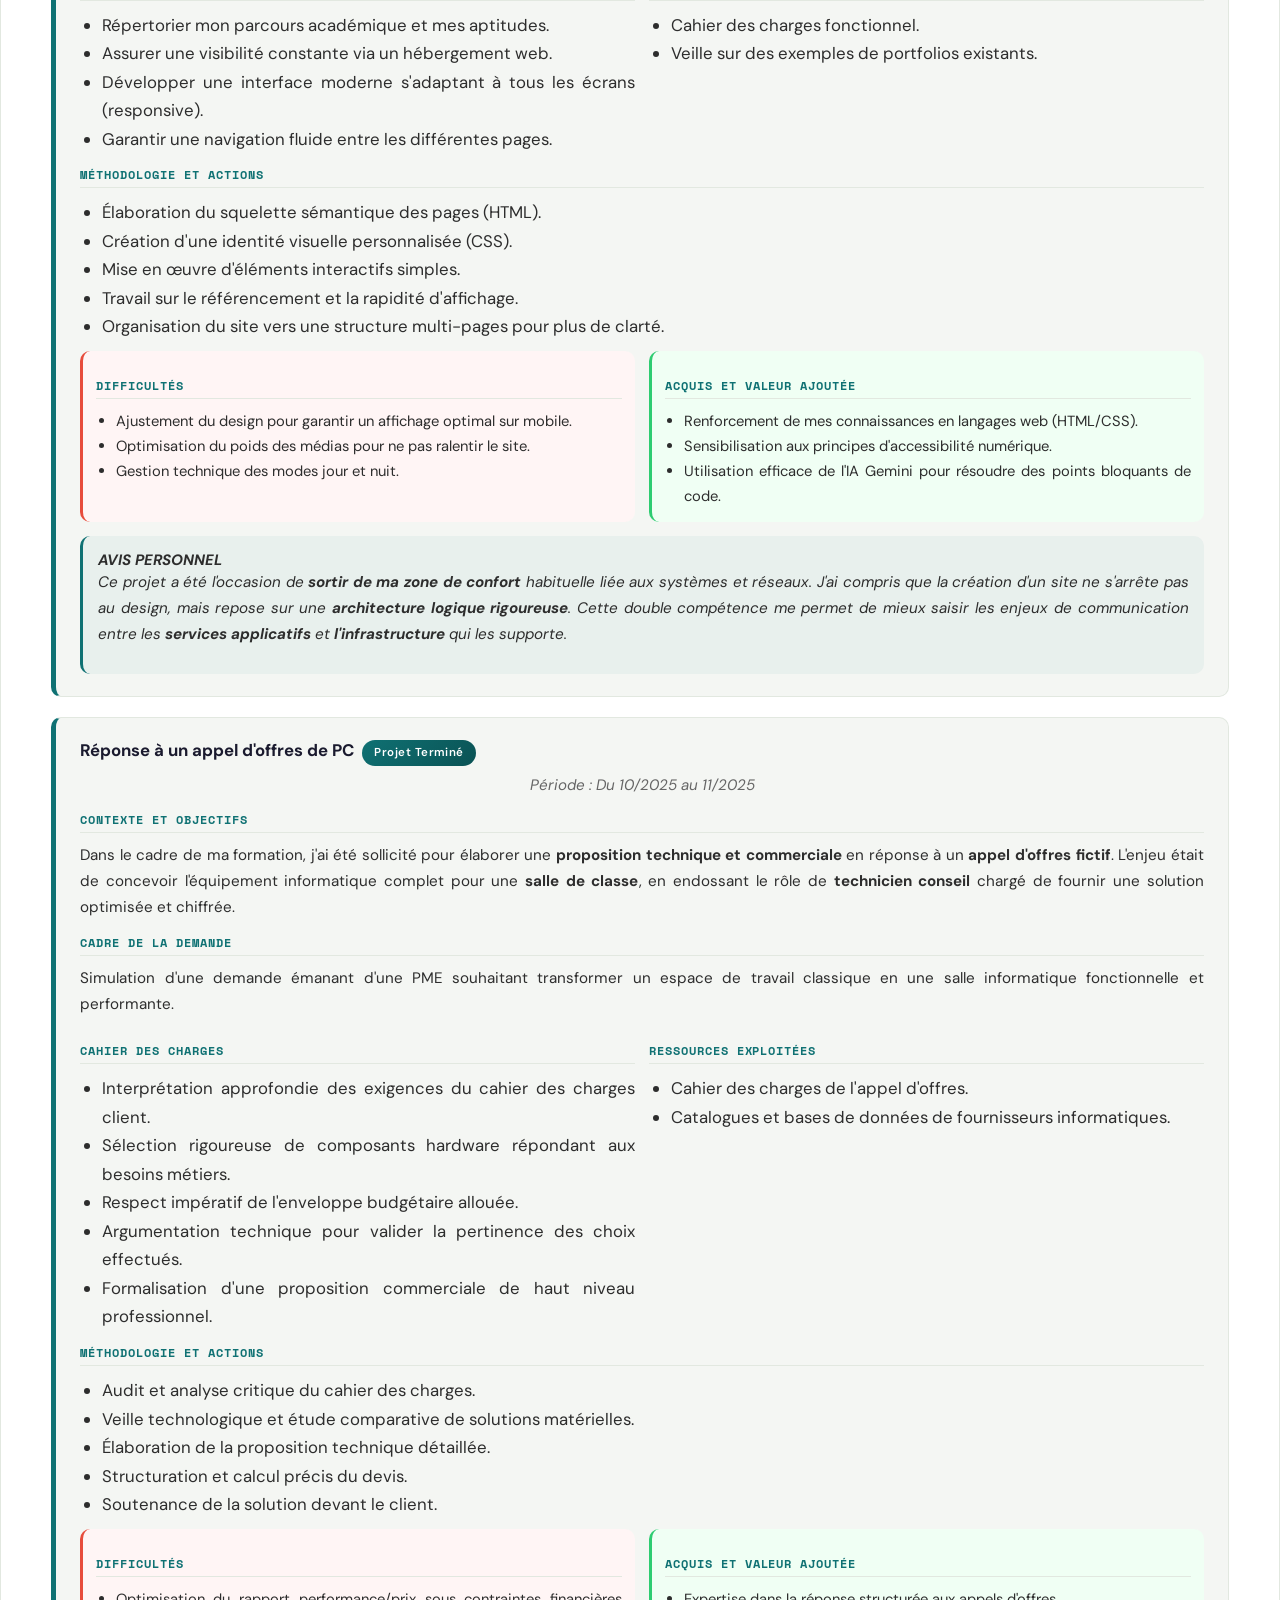
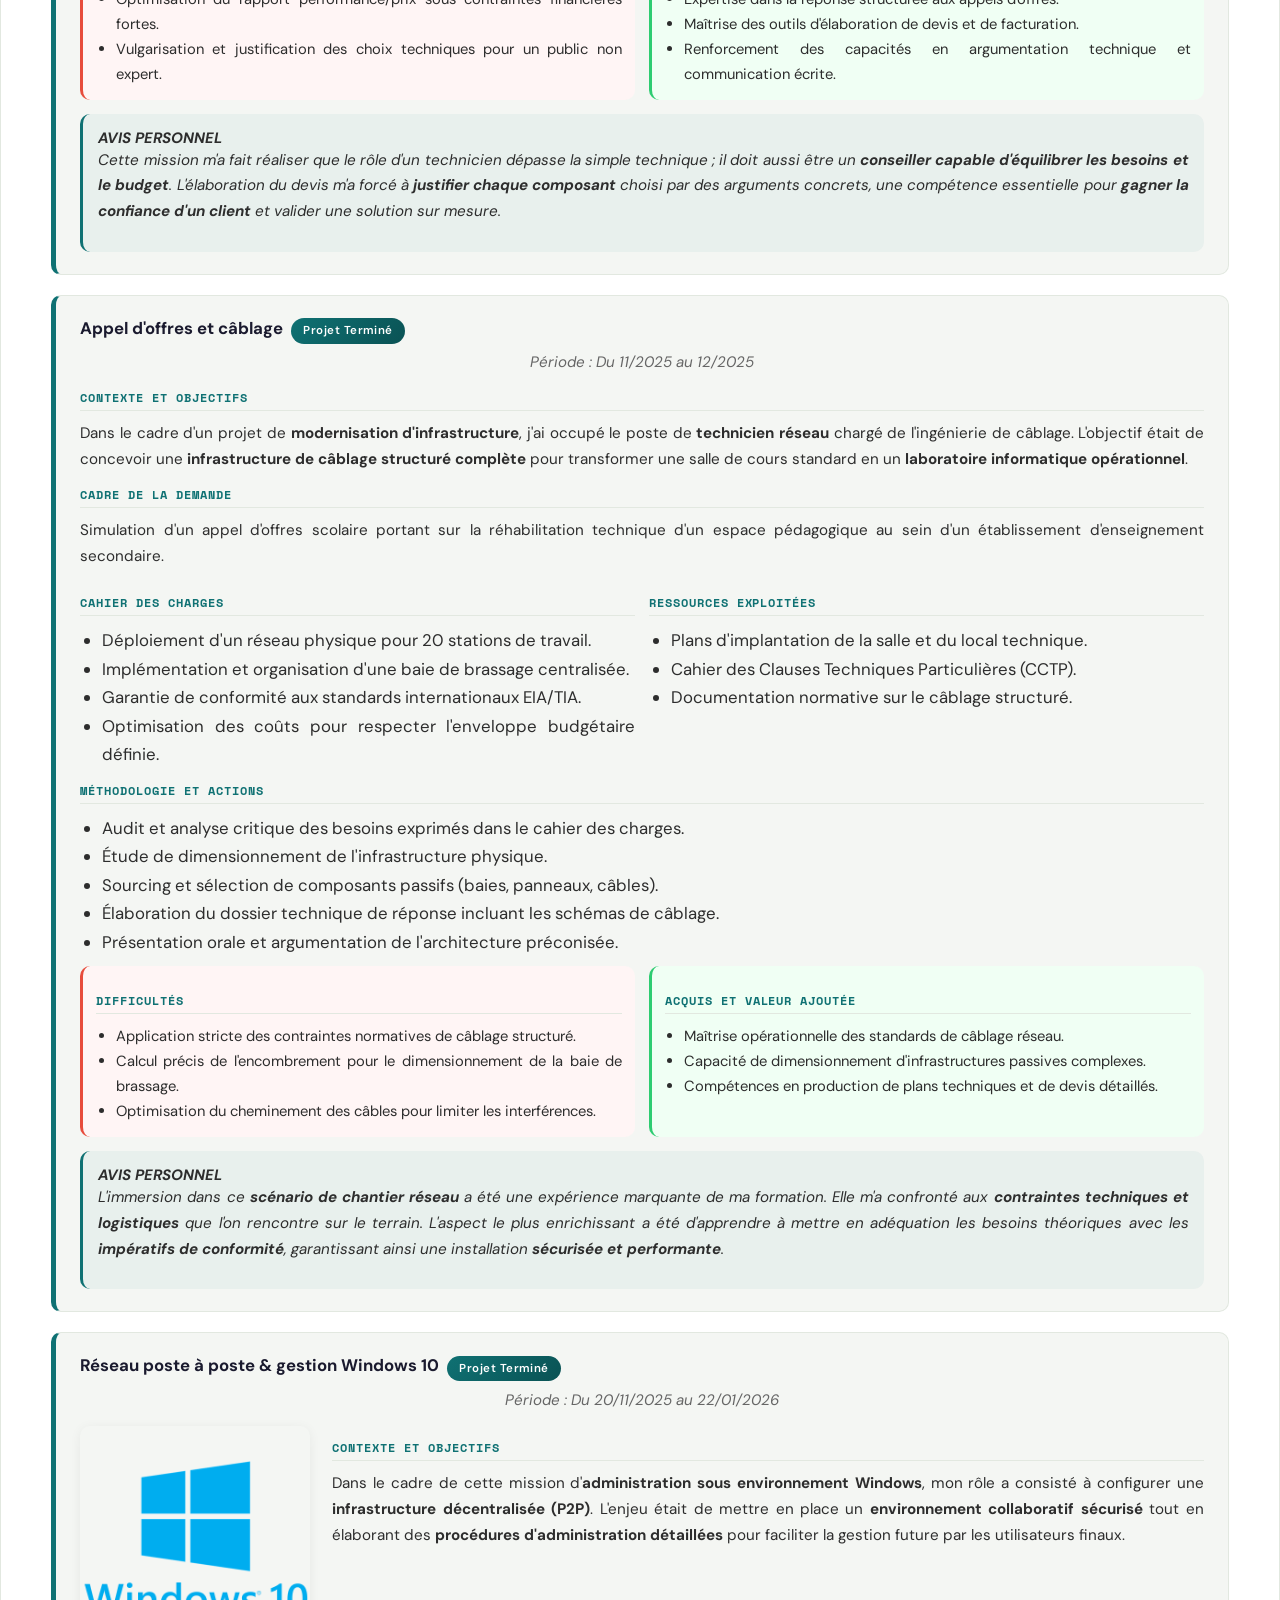
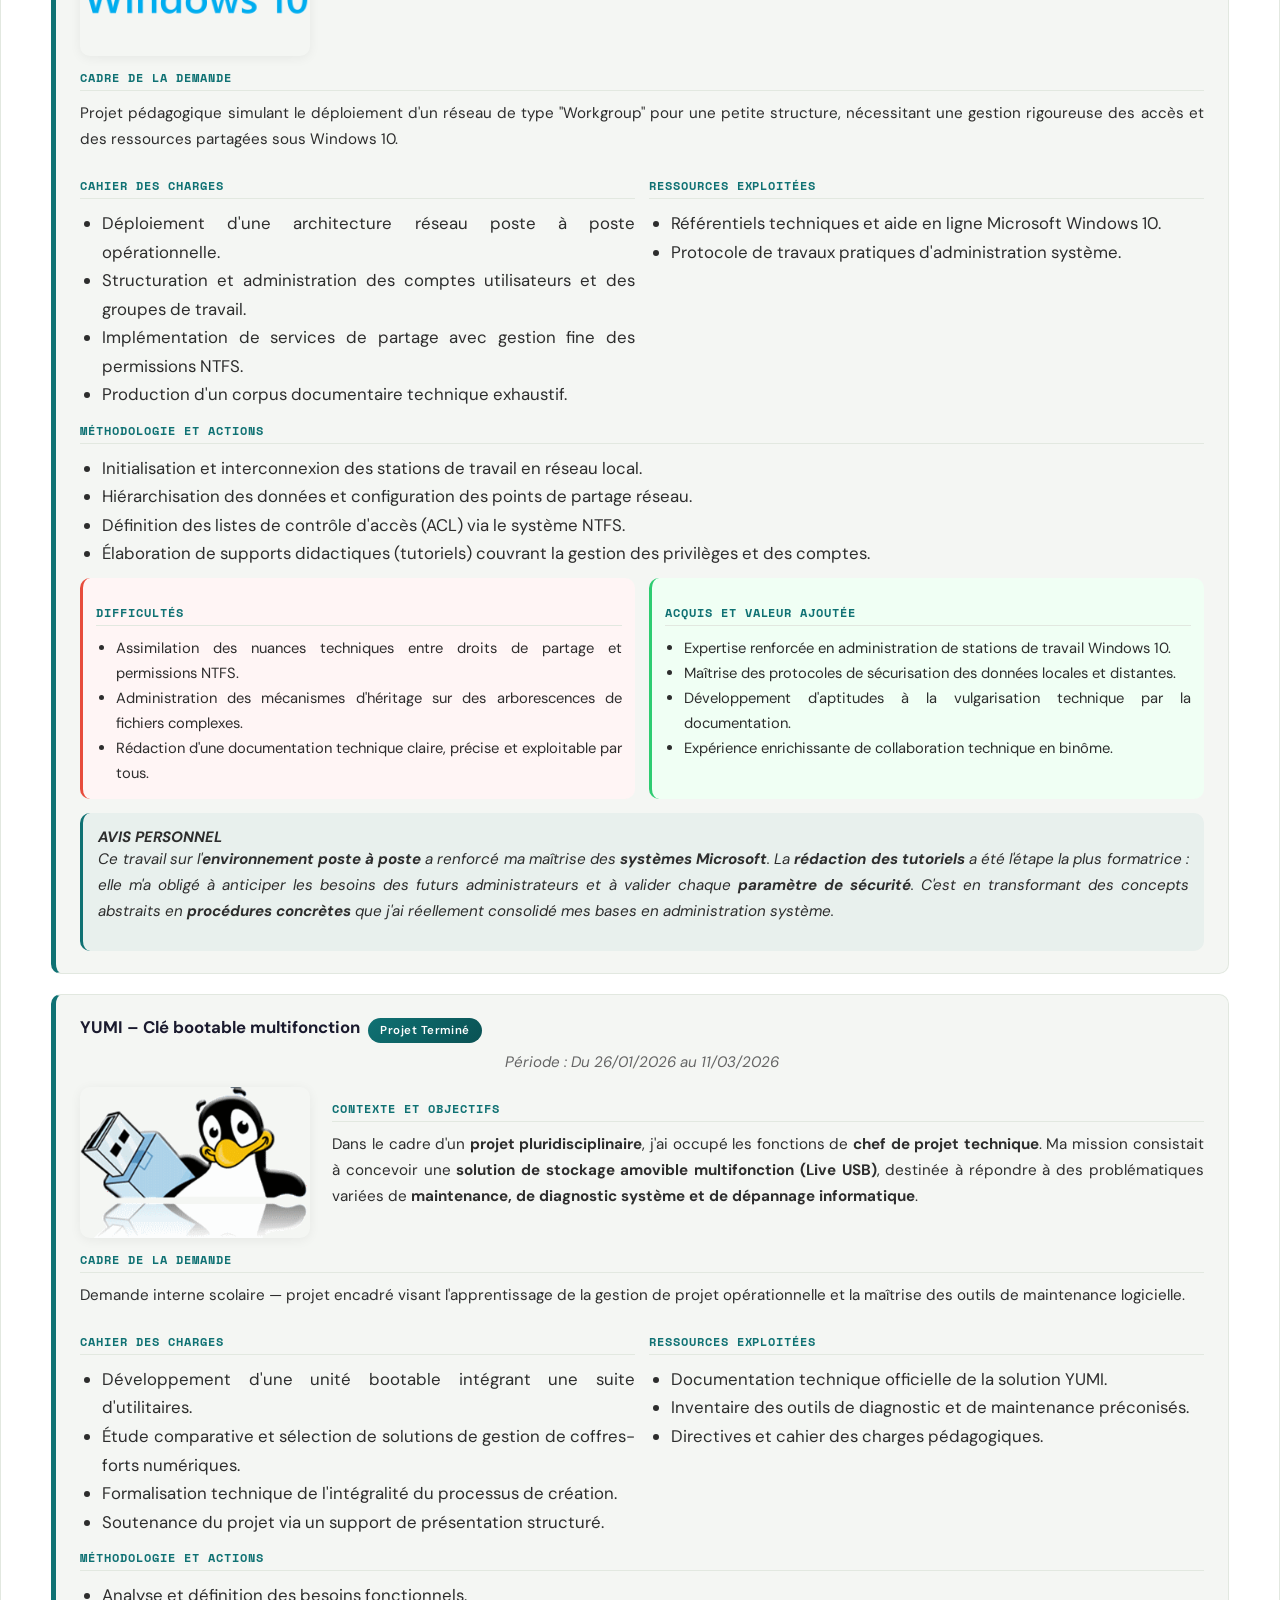
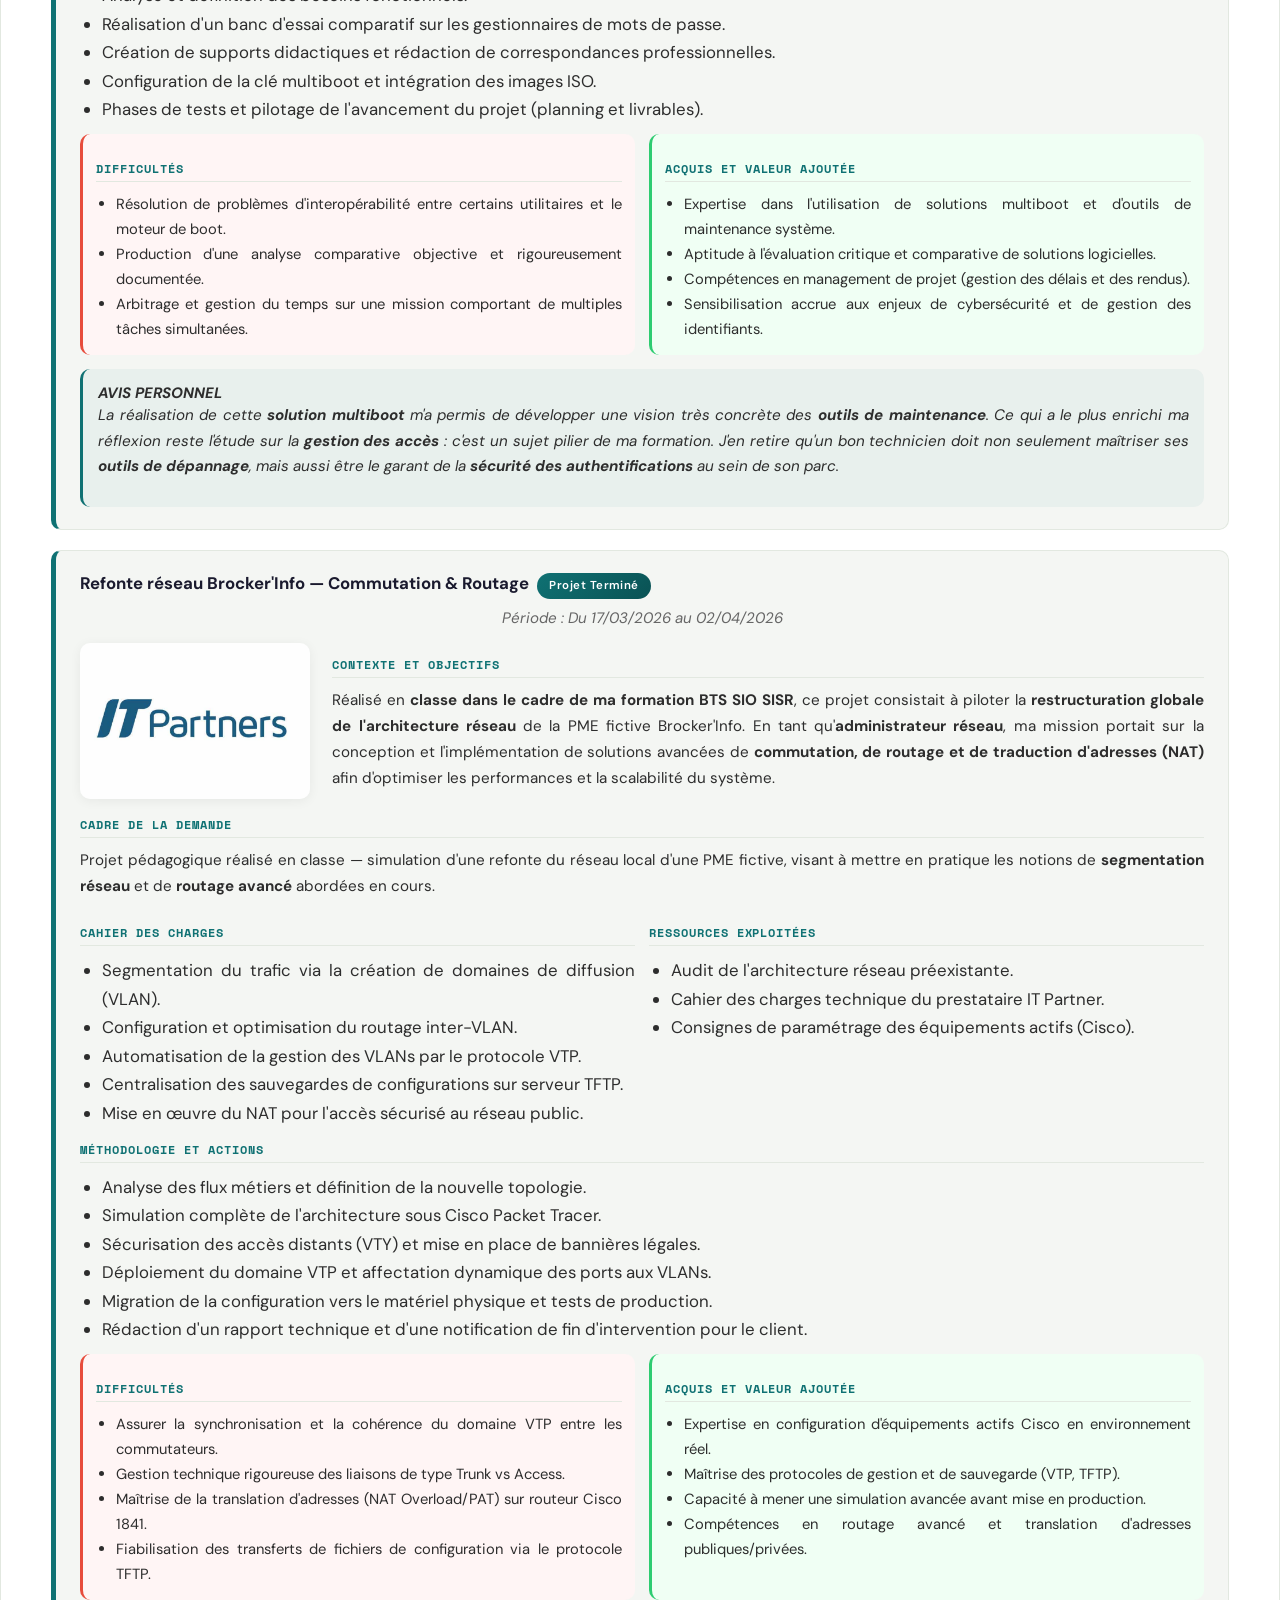
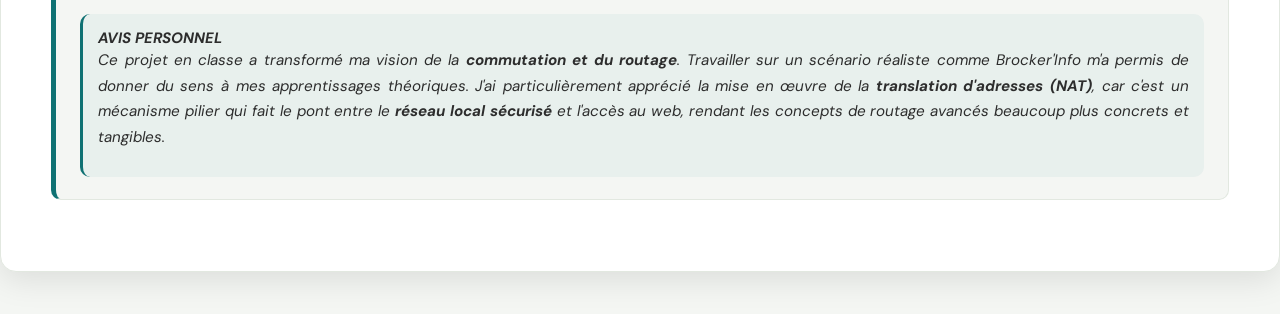
<file: projets.html>
<!DOCTYPE html>
<html lang="fr">
<head>
    <meta charset="UTF-8">
    <meta name="viewport" content="width=device-width, initial-scale=1.0">
    <title>Mes Projets - Maxence RANC</title>
    <link rel="stylesheet" href="style.css">
</head>
<body>

    <header>
        <h1>RANC Maxence - Étudiant BTS Services Informatiques aux Organisations</h1>
        <nav id="menu">
            <ul>
                <li><a href="index.html">À propos</a></li>
                <li><a href="formation.html">Formation</a></li>
                <li><a href="experience.html">Expériences professionnelles</a></li>
                <li><a href="competences.html">Compétences</a></li>
                <li class="dropdown">
                <a href="projets.html">Projets ▾</a>
                <ul class="dropdown-menu">
                    <li class="has-submenu">
                        <a href="#">1ère année BTS ▸</a>
                        <ul class="submenu">
                            <li><a href="projets.html#mission-cv">CV / Entretien</a></li>
                            <li><a href="projets.html#mission-site">Site web vitrine</a></li>
                            <li><a href="projets.html#mission-ao-pc">Appel d'offres PC</a></li>
                            <li><a href="projets.html#mission-cablage">Câblage réseau</a></li>
                            <li><a href="projets.html#mission-p2p">Réseau poste à poste</a></li>
                            <li><a href="projets.html#mission-yumi">YUMI – Clé multiboot</a></li>
                            <li><a href="projets.html#mission-brocker">Refonte Brocker'Info</a></li>
                        </ul>
                    </li>
                    <li class="has-submenu">
                        <a href="#">2ème année BTS ▸</a>
                        <ul class="submenu">
                            <li class="dropdown-empty">Aucun projet pour le moment</li>
                        </ul>
                    </li>
                </ul>
            </li>
                <li><a href="divers.html">Divers</a></li>
                <li><a href="cv.html">CV</a></li>
                <li><a href="contact.html">Contact</a></li>
            </ul>
        </nav>
    </header>

    <main>
        <section id="projets-sio">
            <h2>Dossier de Réalisations Professionnelles</h2>

            <div class="projet-card" id="mission-cv">
                <div class="projet-header">
                    <h3>Recherches Métiers / CV / Mail Motivé / Entretien</h3>
                    <span class="statut-badge">Projet Terminé</span>
                </div>
                
                <p style="text-align: center; color: #666; font-size: 0.9em;">
                    <i>Période : Du 03/09/2025 au 05/11/2025</i>
                </p>

                <div class="mission-block">
                    <h4><i class="icon"></i> CONTEXTE ET OBJECTIFS</h4>
                    <p>
                        Ce projet d'insertion m'a placé dans une <b>posture de candidat actif</b>. L'enjeu majeur était de structurer ma <b>démarche de recherche de stage</b> en élaborant des <b>outils de communication professionnelle</b> (CV, lettre de motivation) et en simulant des <b>entretiens de recrutement</b>.
                    </p>
                </div>

                <div class="mission-block">
                    <h4><i class="icon"></i> CADRE DE LA DEMANDE</h4>
                    <p>
                        Il s'agit d'un projet encadré au sein de mon cursus scolaire, visant à me préparer concrètement aux étapes de recrutement pour un stage, une alternance ou un futur emploi post-diplôme.
                    </p>
                </div>

                <div class="grid-layout">
                    <div class="mission-block">
                        <h4><i class="icon"></i> CAHIER DES CHARGES</h4>
                        <ul>
                            <li>Élaboration d'un CV spécialisé pour le secteur IT.</li>
                            <li>Rédaction d'un mail d'approche motivé.</li>
                            <li>Simulation et préparation aux questions d'entretien.</li>
                            <li>Conception d'un support visuel (diaporama) de présentation individuelle.</li>
                            <li>Analyse approfondie des débouchés métiers du BTS SIO.</li>
                        </ul>
                    </div>
                    <div class="mission-block">
                        <h4><i class="icon"></i> RESSOURCES EXPLOITÉES</h4>
                        <ul>
                            <li>Référentiels et guides de rédaction de CV.</li>
                            <li>Modèles de correspondance professionnelle.</li>
                            <li>Documentation métier sur le secteur informatique.</li>
                            <li>Témoignages et retours d'expériences d'anciens étudiants.</li>
                        </ul>
                    </div>
                </div>

                <div class="mission-block">
                    <h4><i class="icon"></i> MÉTHODOLOGIE ET ACTIONS</h4>
                    <p>
                        La démarche a débuté par une phase de veille sur les métiers de l'informatique liés au BTS SIO. J'ai ensuite procédé à la rédaction technique de mes outils de candidature, suivie d'une phase de préparation orale s'appuyant sur un diaporama personnel.
                    </p>
                </div>

                <div class="grid-layout">
                    <div class="mission-block points-negatifs">
                        <h4><i class="icon"></i> DIFFICULTÉS</h4>
                        <ul>
                            <li>Réussir à se démarquer dans un secteur très concurrentiel.</li>
                            <li>Capacité de synthèse pour faire tenir mon parcours sur une seule page de CV.</li>
                            <li>Ajustement du ton et de la posture selon l'interlocuteur visé.</li>
                        </ul>
                    </div>
                    <div class="mission-block points-positifs">
                        <h4><i class="icon"></i> ACQUIS ET VALEUR AJOUTÉE</h4>
                        <ul>
                            <li>Maîtrise des techniques de recherche d'emploi spécifiques à l'IT.</li>
                            <li>Optimisation de ma communication écrite et orale.</li>
                            <li>Capacité à pitcher mon projet professionnel de manière convaincante.</li>
                        </ul>
                    </div>
                </div>

                <div class="reflexion-personnelle">
                    <h4><i class="icon"></i> AVIS PERSONNEL</h4>
                    <p>
                        J'ai abordé ce projet comme une véritable <b>étude de marché</b> appliquée à mon propre profil. L'exercice le plus enrichissant a été de <b>traduire mes expériences en atouts concrets</b> sur le papier. Grâce à l'entraînement aux entretiens, j'ai acquis une meilleure <b>aisance orale</b>, un élément indispensable pour convaincre les recruteurs lors de mes prochaines recherches.
                    </p>
                </div>
            </div>

            <div class="projet-card" id="mission-site">
                <div class="projet-header">
                    <h3>Création d'un site web vitrine</h3>
                    <span class="statut-badge">Projet Terminé</span>
                </div>
                
                <p style="text-align: center; color: #666; font-size: 0.9em;">
                    <i>Période : Du 09/2025 au 01/2026</i>
                </p>

                <div class="mission-block">
                    <h4><i class="icon"></i> CONTEXTE ET OBJECTIFS</h4>
                    <p>
                        Dans le cadre de mon cursus en <b>BTS SIO</b>, j'ai eu pour mission de concevoir un <b>site web vitrine</b> servant de <b>portfolio professionnel</b>. Mon rôle a consisté à <b>piloter le projet de A à Z</b> : de la réflexion sur l'ergonomie à la mise en ligne, afin de présenter de manière structurée mes compétences et mes travaux.
                    </p>
                </div>

                <div class="mission-block">
                    <h4><i class="icon"></i> CADRE DE LA DEMANDE</h4>
                    <p>
                        Il s'agit d'une demande interne liée au BTS SIO SISR, dont l'objectif est de fournir aux étudiants un support numérique pour valoriser leur parcours lors des recherches de stage.
                    </p>
                </div>

                <div class="grid-layout">
                    <div class="mission-block">
                        <h4><i class="icon"></i> LISTE DES BESOINS</h4>
                        <ul>
                            <li>Répertorier mon parcours académique et mes aptitudes.</li>
                            <li>Assurer une visibilité constante via un hébergement web.</li>
                            <li>Développer une interface moderne s'adaptant à tous les écrans (responsive).</li>
                            <li>Garantir une navigation fluide entre les différentes pages.</li>
                        </ul>
                    </div>
                    <div class="mission-block">
                        <h4><i class="icon"></i> DOCUMENTS FOURNIS</h4>
                        <ul>
                            <li>Cahier des charges fonctionnel.</li>
                            <li>Veille sur des exemples de portfolios existants.</li>
                        </ul>
                    </div>
                </div>

                <div class="mission-block">
                    <h4><i class="icon"></i> MÉTHODOLOGIE ET ACTIONS</h4>
                    <ul>
                        <li>Élaboration du squelette sémantique des pages (HTML).</li>
                        <li>Création d'une identité visuelle personnalisée (CSS).</li>
                        <li>Mise en œuvre d'éléments interactifs simples.</li>
                        <li>Travail sur le référencement et la rapidité d'affichage.</li>
                        <li>Organisation du site vers une structure multi-pages pour plus de clarté.</li>
                    </ul>
                </div>

                <div class="grid-layout">
                    <div class="mission-block points-negatifs">
                        <h4><i class="icon"></i> DIFFICULTÉS</h4>
                        <ul>
                            <li>Ajustement du design pour garantir un affichage optimal sur mobile.</li>
                            <li>Optimisation du poids des médias pour ne pas ralentir le site.</li>
                            <li>Gestion technique des modes jour et nuit.</li>
                        </ul>
                    </div>
                    <div class="mission-block points-positifs">
                        <h4><i class="icon"></i> ACQUIS ET VALEUR AJOUTÉE</h4>
                        <ul>
                            <li>Renforcement de mes connaissances en langages web (HTML/CSS).</li>
                            <li>Sensibilisation aux principes d'accessibilité numérique.</li>
                            <li>Utilisation efficace de l'IA Gemini pour résoudre des points bloquants de code.</li>
                        </ul>
                    </div>
                </div>

                <div class="reflexion-personnelle">
                    <h4><i class="icon"></i> AVIS PERSONNEL</h4>
                    <p>
                        Ce projet a été l'occasion de <b>sortir de ma zone de confort</b> habituelle liée aux systèmes et réseaux. J'ai compris que la création d'un site ne s'arrête pas au design, mais repose sur une <b>architecture logique rigoureuse</b>. Cette double compétence me permet de mieux saisir les enjeux de communication entre les <b>services applicatifs</b> et <b>l'infrastructure</b> qui les supporte.
                    </p>
                </div>
            </div>

            <div class="projet-card" id="mission-ao-pc">
                <div class="projet-header">
                    <h3>Réponse à un appel d'offres de PC</h3>
                    <span class="statut-badge">Projet Terminé</span>
                </div>
                
                <p style="text-align: center; color: #666; font-size: 0.9em;">
                    <i>Période : Du 10/2025 au 11/2025</i>
                </p>

                <div class="mission-block">
                    <h4><i class="icon"></i> CONTEXTE ET OBJECTIFS</h4>
                    <p>
                        Dans le cadre de ma formation, j'ai été sollicité pour élaborer une <b>proposition technique et commerciale</b> en réponse à un <b>appel d'offres fictif</b>. L'enjeu était de concevoir l'équipement informatique complet pour une <b>salle de classe</b>, en endossant le rôle de <b>technicien conseil</b> chargé de fournir une solution optimisée et chiffrée.
                    </p>
                </div>

                <div class="mission-block">
                    <h4><i class="icon"></i> CADRE DE LA DEMANDE</h4>
                    <p>
                        Simulation d'une demande émanant d'une PME souhaitant transformer un espace de travail classique en une salle informatique fonctionnelle et performante.
                    </p>
                </div>

                <div class="grid-layout">
                    <div class="mission-block">
                        <h4><i class="icon"></i> CAHIER DES CHARGES</h4>
                        <ul>
                            <li>Interprétation approfondie des exigences du cahier des charges client.</li>
                            <li>Sélection rigoureuse de composants hardware répondant aux besoins métiers.</li>
                            <li>Respect impératif de l'enveloppe budgétaire allouée.</li>
                            <li>Argumentation technique pour valider la pertinence des choix effectués.</li>
                            <li>Formalisation d'une proposition commerciale de haut niveau professionnel.</li>
                        </ul>
                    </div>
                    <div class="mission-block">
                        <h4><i class="icon"></i> RESSOURCES EXPLOITÉES</h4>
                        <ul>
                            <li>Cahier des charges de l'appel d'offres.</li>
                            <li>Catalogues et bases de données de fournisseurs informatiques.</li>
                        </ul>
                    </div>
                </div>

                <div class="mission-block">
                    <h4><i class="icon"></i> MÉTHODOLOGIE ET ACTIONS</h4>
                    <ul>
                        <li>Audit et analyse critique du cahier des charges.</li>
                        <li>Veille technologique et étude comparative de solutions matérielles.</li>
                        <li>Élaboration de la proposition technique détaillée.</li>
                        <li>Structuration et calcul précis du devis.</li>
                        <li>Soutenance de la solution devant le client.</li>
                    </ul>
                </div>

                <div class="grid-layout">
                    <div class="mission-block points-negatifs">
                        <h4><i class="icon"></i> DIFFICULTÉS</h4>
                        <ul>
                            <li>Optimisation du rapport performance/prix sous contraintes financières fortes.</li>
                            <li>Vulgarisation et justification des choix techniques pour un public non expert.</li>
                        </ul>
                    </div>
                    <div class="mission-block points-positifs">
                        <h4><i class="icon"></i> ACQUIS ET VALEUR AJOUTÉE</h4>
                        <ul>
                            <li>Expertise dans la réponse structurée aux appels d'offres.</li>
                            <li>Maîtrise des outils d'élaboration de devis et de facturation.</li>
                            <li>Renforcement des capacités en argumentation technique et communication écrite.</li>
                        </ul>
                    </div>
                </div>

                <div class="reflexion-personnelle">
                    <h4><i class="icon"></i> AVIS PERSONNEL</h4>
                    <p>
                        Cette mission m'a fait réaliser que le rôle d'un technicien dépasse la simple technique ; il doit aussi être un <b>conseiller capable d'équilibrer les besoins et le budget</b>. L'élaboration du devis m'a forcé à <b>justifier chaque composant</b> choisi par des arguments concrets, une compétence essentielle pour <b>gagner la confiance d'un client</b> et valider une solution sur mesure.
                    </p>
                </div>
            </div>


            <div class="projet-card" id="mission-cablage">
                <div class="projet-header">
                    <h3>Appel d'offres et câblage</h3>
                    <span class="statut-badge">Projet Terminé</span>
                </div>
                
                <p style="text-align: center; color: #666; font-size: 0.9em;">
                    <i>Période : Du 11/2025 au 12/2025</i>
                </p>

                <div class="mission-block">
                    <h4><i class="icon"></i> CONTEXTE ET OBJECTIFS</h4>
                    <p>
                        Dans le cadre d'un projet de <b>modernisation d'infrastructure</b>, j'ai occupé le poste de <b>technicien réseau</b> chargé de l'ingénierie de câblage. L'objectif était de concevoir une <b>infrastructure de câblage structuré complète</b> pour transformer une salle de cours standard en un <b>laboratoire informatique opérationnel</b>.
                    </p>
                </div>

                <div class="mission-block">
                    <h4><i class="icon"></i> CADRE DE LA DEMANDE</h4>
                    <p>
                        Simulation d'un appel d'offres scolaire portant sur la réhabilitation technique d'un espace pédagogique au sein d'un établissement d'enseignement secondaire.
                    </p>
                </div>

                <div class="grid-layout">
                    <div class="mission-block">
                        <h4><i class="icon"></i> CAHIER DES CHARGES</h4>
                        <ul>
                            <li>Déploiement d'un réseau physique pour 20 stations de travail.</li>
                            <li>Implémentation et organisation d'une baie de brassage centralisée.</li>
                            <li>Garantie de conformité aux standards internationaux EIA/TIA.</li>
                            <li>Optimisation des coûts pour respecter l'enveloppe budgétaire définie.</li>
                        </ul>
                    </div>
                    <div class="mission-block">
                        <h4><i class="icon"></i> RESSOURCES EXPLOITÉES</h4>
                        <ul>
                            <li>Plans d'implantation de la salle et du local technique.</li>
                            <li>Cahier des Clauses Techniques Particulières (CCTP).</li>
                            <li>Documentation normative sur le câblage structuré.</li>
                        </ul>
                    </div>
                </div>

                <div class="mission-block">
                    <h4><i class="icon"></i> MÉTHODOLOGIE ET ACTIONS</h4>
                    <ul>
                        <li>Audit et analyse critique des besoins exprimés dans le cahier des charges.</li>
                        <li>Étude de dimensionnement de l'infrastructure physique.</li>
                        <li>Sourcing et sélection de composants passifs (baies, panneaux, câbles).</li>
                        <li>Élaboration du dossier technique de réponse incluant les schémas de câblage.</li>
                        <li>Présentation orale et argumentation de l'architecture préconisée.</li>
                    </ul>
                </div>

                <div class="grid-layout">
                    <div class="mission-block points-negatifs">
                        <h4><i class="icon"></i> DIFFICULTÉS</h4>
                        <ul>
                            <li>Application stricte des contraintes normatives de câblage structuré.</li>
                            <li>Calcul précis de l'encombrement pour le dimensionnement de la baie de brassage.</li>
                            <li>Optimisation du cheminement des câbles pour limiter les interférences.</li>
                        </ul>
                    </div>
                    <div class="mission-block points-positifs">
                        <h4><i class="icon"></i> ACQUIS ET VALEUR AJOUTÉE</h4>
                        <ul>
                            <li>Maîtrise opérationnelle des standards de câblage réseau.</li>
                            <li>Capacité de dimensionnement d'infrastructures passives complexes.</li>
                            <li>Compétences en production de plans techniques et de devis détaillés.</li>
                        </ul>
                    </div>
                </div>

                <div class="reflexion-personnelle">
                    <h4><i class="icon"></i> AVIS PERSONNEL</h4>
                    <p>
                        L'immersion dans ce <b>scénario de chantier réseau</b> a été une expérience marquante de ma formation. Elle m'a confronté aux <b>contraintes techniques et logistiques</b> que l'on rencontre sur le terrain. L'aspect le plus enrichissant a été d'apprendre à mettre en adéquation les besoins théoriques avec les <b>impératifs de conformité</b>, garantissant ainsi une installation <b>sécurisée et performante</b>.
                    </p>
                </div>
            </div>

            <div class="projet-card" id="mission-p2p">
                <div class="projet-header">
                    <h3>Réseau poste à poste &amp; gestion Windows 10</h3>
                    <span class="statut-badge">Projet Terminé</span>
                </div>
                
                <p style="text-align: center; color: #666; font-size: 0.9em;">
                    <i>Période : Du 20/11/2025 au 22/01/2026</i>
                </p>

                <div class="projet-contenu">
                    <img src="windows10-config.png" alt="Windows 10">
                    <div class="mission-text">
                        <div class="mission-block">
                            <h4><i class="icon"></i> CONTEXTE ET OBJECTIFS</h4>
                            <p>
                                Dans le cadre de cette mission d'<b>administration sous environnement Windows</b>, mon rôle a consisté à configurer une <b>infrastructure décentralisée (P2P)</b>. L'enjeu était de mettre en place un <b>environnement collaboratif sécurisé</b> tout en élaborant des <b>procédures d'administration détaillées</b> pour faciliter la gestion future par les utilisateurs finaux.
                            </p>
                        </div>
                    </div>
                </div>

                <div class="mission-block">
                    <h4><i class="icon"></i> CADRE DE LA DEMANDE</h4>
                    <p>
                        Projet pédagogique simulant le déploiement d'un réseau de type "Workgroup" pour une petite structure, nécessitant une gestion rigoureuse des accès et des ressources partagées sous Windows 10.
                    </p>
                </div>

                <div class="grid-layout">
                    <div class="mission-block">
                        <h4><i class="icon"></i> CAHIER DES CHARGES</h4>
                        <ul>
                            <li>Déploiement d'une architecture réseau poste à poste opérationnelle.</li>
                            <li>Structuration et administration des comptes utilisateurs et des groupes de travail.</li>
                            <li>Implémentation de services de partage avec gestion fine des permissions NTFS.</li>
                            <li>Production d'un corpus documentaire technique exhaustif.</li>
                        </ul>
                    </div>
                    <div class="mission-block">
                        <h4><i class="icon"></i> RESSOURCES EXPLOITÉES</h4>
                        <ul>
                            <li>Référentiels techniques et aide en ligne Microsoft Windows 10.</li>
                            <li>Protocole de travaux pratiques d'administration système.</li>
                        </ul>
                    </div>
                </div>

                <div class="mission-block">
                    <h4><i class="icon"></i> MÉTHODOLOGIE ET ACTIONS</h4>
                    <ul>
                        <li>Initialisation et interconnexion des stations de travail en réseau local.</li>
                        <li>Hiérarchisation des données et configuration des points de partage réseau.</li>
                        <li>Définition des listes de contrôle d'accès (ACL) via le système NTFS.</li>
                        <li>Élaboration de supports didactiques (tutoriels) couvrant la gestion des privilèges et des comptes.</li>
                    </ul>
                </div>

                <div class="grid-layout">
                    <div class="mission-block points-negatifs">
                        <h4><i class="icon"></i> DIFFICULTÉS</h4>
                        <ul>
                            <li>Assimilation des nuances techniques entre droits de partage et permissions NTFS.</li>
                            <li>Administration des mécanismes d'héritage sur des arborescences de fichiers complexes.</li>
                            <li>Rédaction d'une documentation technique claire, précise et exploitable par tous.</li>
                        </ul>
                    </div>
                    <div class="mission-block points-positifs">
                        <h4><i class="icon"></i> ACQUIS ET VALEUR AJOUTÉE</h4>
                        <ul>
                            <li>Expertise renforcée en administration de stations de travail Windows 10.</li>
                            <li>Maîtrise des protocoles de sécurisation des données locales et distantes.</li>
                            <li>Développement d'aptitudes à la vulgarisation technique par la documentation.</li>
                            <li>Expérience enrichissante de collaboration technique en binôme.</li>
                        </ul>
                    </div>
                </div>

                <div class="reflexion-personnelle">
                    <h4><i class="icon"></i> AVIS PERSONNEL</h4>
                    <p>
                        Ce travail sur l'<b>environnement poste à poste</b> a renforcé ma maîtrise des <b>systèmes Microsoft</b>. La <b>rédaction des tutoriels</b> a été l'étape la plus formatrice : elle m'a obligé à anticiper les besoins des futurs administrateurs et à valider chaque <b>paramètre de sécurité</b>. C'est en transformant des concepts abstraits en <b>procédures concrètes</b> que j'ai réellement consolidé mes bases en administration système.
                    </p>
                </div>
            </div>

            <div class="projet-card" id="mission-yumi">
                <div class="projet-header">
                    <h3>YUMI – Clé bootable multifonction</h3>
                    <span class="statut-badge">Projet Terminé</span>
                </div>
                
                <p style="text-align: center; color: #666; font-size: 0.9em;">
                    <i>Période : Du 26/01/2026 au 11/03/2026</i>
                </p>

                <div class="projet-contenu">
                    <img src="yumi-usb.png" alt="Solution Live USB">
                    <div class="mission-text">
                        <div class="mission-block">
                            <h4><i class="icon"></i> CONTEXTE ET OBJECTIFS</h4>
                            <p>
                                Dans le cadre d'un <b>projet pluridisciplinaire</b>, j'ai occupé les fonctions de <b>chef de projet technique</b>. Ma mission consistait à concevoir une <b>solution de stockage amovible multifonction (Live USB)</b>, destinée à répondre à des problématiques variées de <b>maintenance, de diagnostic système et de dépannage informatique</b>.
                            </p>
                        </div>
                    </div>
                </div>

                <div class="mission-block">
                    <h4><i class="icon"></i> CADRE DE LA DEMANDE</h4>
                    <p>
                        Demande interne scolaire — projet encadré visant l'apprentissage de la gestion de projet opérationnelle et la maîtrise des outils de maintenance logicielle.
                    </p>
                </div>

                <div class="grid-layout">
                    <div class="mission-block">
                        <h4><i class="icon"></i> CAHIER DES CHARGES</h4>
                        <ul>
                            <li>Développement d'une unité bootable intégrant une suite d'utilitaires.</li>
                            <li>Étude comparative et sélection de solutions de gestion de coffres-forts numériques.</li>
                            <li>Formalisation technique de l'intégralité du processus de création.</li>
                            <li>Soutenance du projet via un support de présentation structuré.</li>
                        </ul>
                    </div>
                    <div class="mission-block">
                        <h4><i class="icon"></i> RESSOURCES EXPLOITÉES</h4>
                        <ul>
                            <li>Documentation technique officielle de la solution YUMI.</li>
                            <li>Inventaire des outils de diagnostic et de maintenance préconisés.</li>
                            <li>Directives et cahier des charges pédagogiques.</li>
                        </ul>
                    </div>
                </div>

                <div class="mission-block">
                    <h4><i class="icon"></i> MÉTHODOLOGIE ET ACTIONS</h4>
                    <ul>
                        <li>Analyse et définition des besoins fonctionnels.</li>
                        <li>Réalisation d'un banc d'essai comparatif sur les gestionnaires de mots de passe.</li>
                        <li>Création de supports didactiques et rédaction de correspondances professionnelles.</li>
                        <li>Configuration de la clé multiboot et intégration des images ISO.</li>
                        <li>Phases de tests et pilotage de l'avancement du projet (planning et livrables).</li>
                    </ul>
                </div>

                <div class="grid-layout">
                    <div class="mission-block points-negatifs">
                        <h4><i class="icon"></i> DIFFICULTÉS</h4>
                        <ul>
                            <li>Résolution de problèmes d'interopérabilité entre certains utilitaires et le moteur de boot.</li>
                            <li>Production d'une analyse comparative objective et rigoureusement documentée.</li>
                            <li>Arbitrage et gestion du temps sur une mission comportant de multiples tâches simultanées.</li>
                        </ul>
                    </div>
                    <div class="mission-block points-positifs">
                        <h4><i class="icon"></i> ACQUIS ET VALEUR AJOUTÉE</h4>
                        <ul>
                            <li>Expertise dans l'utilisation de solutions multiboot et d'outils de maintenance système.</li>
                            <li>Aptitude à l'évaluation critique et comparative de solutions logicielles.</li>
                            <li>Compétences en management de projet (gestion des délais et des rendus).</li>
                            <li>Sensibilisation accrue aux enjeux de cybersécurité et de gestion des identifiants.</li>
                        </ul>
                    </div>
                </div>

                <div class="reflexion-personnelle">
                    <h4><i class="icon"></i> AVIS PERSONNEL</h4>
                    <p>
                        La réalisation de cette <b>solution multiboot</b> m'a permis de développer une vision très concrète des <b>outils de maintenance</b>. Ce qui a le plus enrichi ma réflexion reste l'étude sur la <b>gestion des accès</b> : c'est un sujet pilier de ma formation. J'en retire qu'un bon technicien doit non seulement maîtriser ses <b>outils de dépannage</b>, mais aussi être le garant de la <b>sécurité des authentifications</b> au sein de son parc.
                    </p>
                </div>
            </div>

            <div class="projet-card" id="mission-brocker">
                <div class="projet-header">
                    <h3>Refonte réseau Brocker'Info — Commutation &amp; Routage</h3>
                    <span class="statut-badge">Projet Terminé</span>
                </div>
                
                <p style="text-align: center; color: #666; font-size: 0.9em;">
                    <i>Période : Du 17/03/2026 au 02/04/2026</i>
                </p>

                <div class="projet-contenu">
                    <img src="it-partners-stage.png" alt="Stage IT Partners">
                    <div class="mission-text">
                        <div class="mission-block">
                            <h4><i class="icon"></i> CONTEXTE ET OBJECTIFS</h4>
                            <p>
                                Réalisé en <b>classe dans le cadre de ma formation BTS SIO SISR</b>, ce projet consistait à piloter la <b>restructuration globale de l'architecture réseau</b> de la PME fictive Brocker'Info. En tant qu'<b>administrateur réseau</b>, ma mission portait sur la conception et l'implémentation de solutions avancées de <b>commutation, de routage et de traduction d'adresses (NAT)</b> afin d'optimiser les performances et la scalabilité du système.
                            </p>
                        </div>
                    </div>
                </div>

                <div class="mission-block">
                    <h4><i class="icon"></i> CADRE DE LA DEMANDE</h4>
                    <p>
                        Projet pédagogique réalisé en classe — simulation d'une refonte du réseau local d'une PME fictive, visant à mettre en pratique les notions de <b>segmentation réseau</b> et de <b>routage avancé</b> abordées en cours.
                    </p>
                </div>

                <div class="grid-layout">
                    <div class="mission-block">
                        <h4><i class="icon"></i> CAHIER DES CHARGES</h4>
                        <ul>
                            <li>Segmentation du trafic via la création de domaines de diffusion (VLAN).</li>
                            <li>Configuration et optimisation du routage inter-VLAN.</li>
                            <li>Automatisation de la gestion des VLANs par le protocole VTP.</li>
                            <li>Centralisation des sauvegardes de configurations sur serveur TFTP.</li>
                            <li>Mise en œuvre du NAT pour l'accès sécurisé au réseau public.</li>
                        </ul>
                    </div>
                    <div class="mission-block">
                        <h4><i class="icon"></i> RESSOURCES EXPLOITÉES</h4>
                        <ul>
                            <li>Audit de l'architecture réseau préexistante.</li>
                            <li>Cahier des charges technique du prestataire IT Partner.</li>
                            <li>Consignes de paramétrage des équipements actifs (Cisco).</li>
                        </ul>
                    </div>
                </div>

                <div class="mission-block">
                    <h4><i class="icon"></i> MÉTHODOLOGIE ET ACTIONS</h4>
                    <ul>
                        <li>Analyse des flux métiers et définition de la nouvelle topologie.</li>
                        <li>Simulation complète de l'architecture sous Cisco Packet Tracer.</li>
                        <li>Sécurisation des accès distants (VTY) et mise en place de bannières légales.</li>
                        <li>Déploiement du domaine VTP et affectation dynamique des ports aux VLANs.</li>
                        <li>Migration de la configuration vers le matériel physique et tests de production.</li>
                        <li>Rédaction d'un rapport technique et d'une notification de fin d'intervention pour le client.</li>
                    </ul>
                </div>

                <div class="grid-layout">
                    <div class="mission-block points-negatifs">
                        <h4><i class="icon"></i> DIFFICULTÉS</h4>
                        <ul>
                            <li>Assurer la synchronisation et la cohérence du domaine VTP entre les commutateurs.</li>
                            <li>Gestion technique rigoureuse des liaisons de type Trunk vs Access.</li>
                            <li>Maîtrise de la translation d'adresses (NAT Overload/PAT) sur routeur Cisco 1841.</li>
                            <li>Fiabilisation des transferts de fichiers de configuration via le protocole TFTP.</li>
                        </ul>
                    </div>
                    <div class="mission-block points-positifs">
                        <h4><i class="icon"></i> ACQUIS ET VALEUR AJOUTÉE</h4>
                        <ul>
                            <li>Expertise en configuration d'équipements actifs Cisco en environnement réel.</li>
                            <li>Maîtrise des protocoles de gestion et de sauvegarde (VTP, TFTP).</li>
                            <li>Capacité à mener une simulation avancée avant mise en production.</li>
                            <li>Compétences en routage avancé et translation d'adresses publiques/privées.</li>
                        </ul>
                    </div>
                </div>

                <div class="reflexion-personnelle">
                    <h4><i class="icon"></i> AVIS PERSONNEL</h4>
                    <p>
                        Ce projet en classe a transformé ma vision de la <b>commutation et du routage</b>. Travailler sur un scénario réaliste comme Brocker'Info m'a permis de donner du sens à mes apprentissages théoriques. J'ai particulièrement apprécié la mise en œuvre de la <b>translation d'adresses (NAT)</b>, car c'est un mécanisme pilier qui fait le pont entre le <b>réseau local sécurisé</b> et l'accès au web, rendant les concepts de routage avancés beaucoup plus concrets et tangibles.
                    </p>
                </div>
            </div>

        </section>
    </main>


</body>
</html>
</file>
<file: style.css>
/* =============================================
   IMPORT FONTS
   ============================================= */
@import url('https://fonts.googleapis.com/css2?family=Space+Mono:wght@400;700&family=DM+Sans:ital,wght@0,300;0,400;0,500;0,700;1,400&display=swap');

/* =============================================
   VARIABLES
   ============================================= */
:root {
  --dark:       #1a1a2e;
  --dark2:      #16213e;
  --accent:     #0f7173;
  --accent2:    #e94560;
  --light:      #f4f6f3;
  --card-bg:    #ffffff;
  --text:       #2d2d2d;
  --text-light: #666;
  --border:     #e2e8e0;
  --shadow-sm:  0 2px 12px rgba(0,0,0,0.06);
  --shadow-md:  0 8px 32px rgba(0,0,0,0.10);
  --shadow-lg:  0 20px 60px rgba(0,0,0,0.15);
  --radius:     16px;
  --radius-sm:  10px;
}

/* =============================================
   BASE
   ============================================= */
*, *::before, *::after { box-sizing: border-box; margin: 0; padding: 0; }

html { scroll-behavior: smooth; }

body {
  font-family: 'DM Sans', sans-serif;
  font-size: 18px;
  line-height: 1.7;
  color: var(--text);
  background-color: var(--light);
  background-image:
    radial-gradient(ellipse at 15% 50%, rgba(15,113,115,0.05) 0%, transparent 55%),
    radial-gradient(ellipse at 85% 10%, rgba(26,26,46,0.04) 0%, transparent 55%);
  min-height: 100vh;
}

p  { text-align: justify; margin-bottom: 0.75em; }
li { text-align: justify; }
img { max-width: 100%; display: block; }

a { color: var(--accent); text-decoration: none; transition: color 0.2s; }
a:hover { color: var(--accent2); }

h1, h2, h3, h4 {
  font-family: 'DM Sans', sans-serif;
  font-weight: 700;
  line-height: 1.25;
}

ul { padding-left: 1.3em; }

/* =============================================
   HEADER
   ============================================= */
header {
  background: linear-gradient(135deg, var(--dark) 0%, var(--dark2) 100%);
  padding: 22px 60px 0;
  border-radius: 0 0 24px 24px;
  box-shadow: 0 8px 40px rgba(26,26,46,0.3);
  position: sticky;
  top: 0;
  z-index: 100;
}

header h1 {
  font-family: 'Space Mono', monospace;
  font-size: clamp(0.85rem, 1.6vw, 1.15rem);
  font-weight: 700;
  color: rgba(255,255,255,0.9);
  letter-spacing: 0.01em;
  padding-bottom: 16px;
}

/* =============================================
   NAVIGATION
   ============================================= */
#menu { width: 100%; }

#menu > ul {
  list-style: none;
  padding: 0;
  margin: 0;
  display: flex;
  gap: 2px;
}

#menu > ul > li > a {
  display: inline-block;
  font-family: 'DM Sans', sans-serif;
  font-weight: 500;
  font-size: 0.97rem;
  color: rgba(255,255,255,0.65);
  text-decoration: none;
  padding: 12px 18px;
  border-radius: 10px 10px 0 0;
  border: none;
  border-bottom: 3px solid transparent;
  background: transparent;
  transition: all 0.22s ease;
  white-space: nowrap;
}

#menu > ul > li > a:hover {
  color: #fff;
  background: rgba(255,255,255,0.08);
  border-bottom-color: var(--accent);
}

#menu > ul > li > a.active {
  color: #fff;
  background: rgba(15,113,115,0.2);
  border-bottom-color: var(--accent);
}

/* =============================================
   DROPDOWN
   ============================================= */
.dropdown { position: relative; }

.dropdown > a { position: relative; }

/* Pont invisible pour combler le gap */
.dropdown > a::after {
  content: '';
  display: block;
  position: absolute;
  height: 18px;
  width: 100%;
  left: 0;
  bottom: -18px;
  background: transparent;
}

.dropdown-menu {
  display: none;
  position: absolute;
  top: calc(100% + 3px);
  left: 0;
  background: var(--dark);
  list-style: none;
  padding: 6px;
  margin: 0;
  border-radius: var(--radius-sm);
  box-shadow: 0 16px 48px rgba(0,0,0,0.35);
  z-index: 1000;
  min-width: 220px;
  border: 1px solid rgba(255,255,255,0.07);
}

.dropdown:hover .dropdown-menu { display: block; }

.dropdown-menu li { display: block; margin: 0; }

.dropdown-menu li a {
  display: block;
  padding: 9px 14px;
  color: rgba(255,255,255,0.75);
  font-size: 0.85rem;
  font-weight: 400;
  text-decoration: none;
  border-radius: 6px;
  white-space: nowrap;
  transition: all 0.18s ease;
  background: none;
  border: none;
}

.dropdown-menu li a:hover {
  background: rgba(15,113,115,0.3);
  color: #fff;
  padding-left: 18px;
}

/* Sous-menu imbriqué */
.has-submenu {
  position: relative;
}

.has-submenu > a {
  display: flex !important;
  justify-content: space-between;
  align-items: center;
}

.submenu {
  display: none;
  position: absolute;
  left: 100%;
  top: 0;
  background: var(--dark);
  list-style: none;
  padding: 6px;
  margin: 0;
  border-radius: var(--radius-sm);
  box-shadow: 0 16px 48px rgba(0,0,0,0.35);
  z-index: 1001;
  min-width: 210px;
  border: 1px solid rgba(255,255,255,0.07);
}

.has-submenu:hover .submenu { display: block; }

.submenu li { display: block; margin: 0; }

.submenu li a {
  display: block;
  padding: 9px 14px;
  color: rgba(255,255,255,0.75);
  font-size: 0.85rem;
  text-decoration: none;
  border-radius: 6px;
  white-space: nowrap;
  transition: all 0.18s ease;
  background: none;
  border: none;
}

.submenu li a:hover {
  background: rgba(15,113,115,0.3);
  color: #fff;
  padding-left: 18px;
}

.dropdown-empty {
  display: block;
  padding: 9px 14px;
  color: rgba(255,255,255,0.3);
  font-size: 0.82rem;
  font-style: italic;
  cursor: default;
  border-radius: 6px;
}

/* =============================================
   SECTIONS
   ============================================= */
section {
  background: var(--card-bg);
  max-width: 1300px;
  margin: 2.5em auto;
  padding: 3em;
  border-radius: var(--radius);
  box-shadow: var(--shadow-md);
  font-size: 1.05rem;
  border: 1px solid var(--border);
  position: relative;
  overflow: hidden;
}

section::before {
  content: '';
  position: absolute;
  top: 0; left: 0; right: 0;
  height: 4px;
  background: linear-gradient(90deg, var(--accent) 0%, var(--accent2) 100%);
}

section h2 {
  font-size: 1.9rem;
  color: var(--dark);
  margin-bottom: 1.2em;
  padding-bottom: 0.6em;
  border-bottom: 2px solid var(--border);
  display: flex;
  align-items: center;
  gap: 10px;
}

section h2::before {
  content: '';
  display: inline-block;
  width: 5px;
  height: 26px;
  background: linear-gradient(180deg, var(--accent), var(--accent2));
  border-radius: 3px;
  flex-shrink: 0;
}

section h3 {
  font-size: 1.05rem;
  color: var(--dark2);
  margin-top: 1em;
  margin-bottom: 0.5em;
}

/* =============================================
   PAGE INDEX
   ============================================= */
#PhotoDeMoi {
  width: 150px;
  height: 150px;
  border-radius: 50%;
  object-fit: cover;
  margin: 0 auto 1.5em;
  border: 4px solid var(--accent);
  box-shadow: 0 0 0 8px rgba(15,113,115,0.1), var(--shadow-md);
}

#a-propos-de-moi h2 { justify-content: center; }

#a-propos-de-moi p {
  max-width: 820px;
  margin: 0 auto;
  font-size: 1.02rem;
  color: var(--text);
}

/* =============================================
   PAGE FORMATION
   ============================================= */
#formation ul, #bts-sio ul { list-style: none; padding: 0; }
#formation ul li { margin-bottom: 0.8em; }

.BTS {
  display: flex;
  gap: 20px;
  margin-top: 1.5em;
}

.Option {
  flex: 1;
  background: var(--light);
  padding: 20px 22px;
  border-radius: var(--radius-sm);
  border: 1px solid var(--border);
  transition: box-shadow 0.2s, transform 0.2s;
}

.Option:hover { box-shadow: var(--shadow-md); transform: translateY(-2px); }

.Option h3 { margin-top: 0; color: var(--accent); font-size: 1rem; }

.Option ul { padding-left: 1.2em; margin-top: 0.5em; }
.Option ul li { font-size: 0.93rem; margin-bottom: 0.3em; list-style: disc; }

.pourquoi-contenu {
  display: flex;
  gap: 24px;
  align-items: center;
  margin-top: 20px;
}

.pourquoi-photos {
  display: flex;
  gap: 12px;
  flex-shrink: 0;
  width: 33%;
}

.pourquoi-photos img {
  width: calc(50% - 6px);
  border-radius: var(--radius-sm);
  box-shadow: var(--shadow-sm);
  object-fit: cover;
  height: 175px;
}

/* =============================================
   PAGE EXPÉRIENCES
   ============================================= */
.Usine {
  background: var(--light);
  border-radius: var(--radius-sm);
  padding: 20px 22px;
  margin-bottom: 18px;
  border: 1px solid var(--border);
  border-left: 4px solid var(--accent);
}

.Usine h3 { color: var(--accent); margin-top: 0; }

.usine-contenu {
  display: flex;
  gap: 24px;
  align-items: center;
  margin-top: 12px;
}

.usine-contenu img {
  width: 27%;
  max-width: 240px;
  border-radius: var(--radius-sm);
  box-shadow: var(--shadow-sm);
  object-fit: cover;
  flex-shrink: 0;
}

/* =============================================
   PAGE COMPÉTENCES
   ============================================= */
#mes-competences h2 { color: var(--dark); }

.competence-card {
  background: var(--light);
  border-radius: var(--radius-sm);
  margin-bottom: 14px;
  padding: 20px 22px;
  border: 1px solid var(--border);
  transition: box-shadow 0.2s, transform 0.2s;
}

.competence-card:hover {
  box-shadow: var(--shadow-md);
  transform: translateY(-2px);
}

.competence-card h3 { color: var(--dark2); margin: 0; font-size: 1rem; }

.competence-card ul { padding-left: 1.2em; margin-top: 10px; }
.competence-card ul li { font-size: 0.93rem; margin-bottom: 0.2em; list-style: disc; }

.competence-header {
  display: flex;
  align-items: center;
  gap: 12px;
  margin-bottom: 8px;
}

.competence-header h3 { margin: 0; }

.card-inner {
  display: flex;
  align-items: center;
  justify-content: space-between;
  gap: 20px;
}

.card-left { flex: 1; }

.card-right {
  flex-shrink: 0;
  width: 155px;
  display: flex;
  align-items: center;
  justify-content: center;
  padding: 14px;
  background: #fff;
  border-radius: var(--radius-sm);
  border: 1px solid var(--border);
}

.card-right img {
  max-width: 130px;
  max-height: 75px;
  width: 100%;
  height: auto;
  object-fit: contain;
}

/* =============================================
   PAGE PROJETS
   ============================================= */
#projets-sio { max-width: 1300px; }

#projets-sio h2 { color: var(--text); justify-content: center; }

.projet-card {
  background: var(--light);
  border-radius: var(--radius-sm);
  margin-bottom: 20px;
  padding: 22px 24px;
  border: 1px solid var(--border);
  border-left: 5px solid var(--accent);
  transition: box-shadow 0.2s, transform 0.2s;
}

.projet-card:hover { box-shadow: var(--shadow-md); transform: translateY(-2px); }

.projet-card h3 { font-size: 1.05rem; color: var(--dark); margin-bottom: 6px; margin-top: 0; }
.projet-card p  { font-size: 0.95rem; line-height: 1.7; }

.projet-header {
  display: flex;
  align-items: center;
  flex-wrap: wrap;
  gap: 8px;
  margin-bottom: 6px;
}

.statut-badge {
  display: inline-block;
  background: linear-gradient(135deg, var(--accent), #0a5254);
  color: #fff;
  font-size: 0.72rem;
  font-weight: 600;
  padding: 3px 12px;
  border-radius: 20px;
  letter-spacing: 0.04em;
}

.projet-contenu {
  display: flex;
  gap: 22px;
  align-items: flex-start;
  margin: 12px 0;
}

.projet-contenu img {
  width: 27%;
  max-width: 230px;
  border-radius: var(--radius-sm);
  box-shadow: var(--shadow-sm);
  object-fit: cover;
  flex-shrink: 0;
}

.mission-text { flex: 1; }

.mission-block h4 {
  font-family: 'Space Mono', monospace;
  font-size: 0.75rem;
  color: var(--accent);
  text-transform: uppercase;
  letter-spacing: 0.08em;
  border-bottom: 1px solid var(--border);
  padding-bottom: 5px;
  margin-bottom: 10px;
  margin-top: 14px;
}

.grid-layout {
  display: grid;
  grid-template-columns: 1fr 1fr;
  gap: 14px;
  margin: 10px 0;
}

.points-negatifs {
  background: #fff5f5;
  border-left: 3px solid #e74c3c;
  padding: 13px;
  border-radius: var(--radius-sm);
  font-size: 0.92rem;
}

.points-positifs {
  background: #f0fff4;
  border-left: 3px solid #2ecc71;
  padding: 13px;
  border-radius: var(--radius-sm);
  font-size: 0.92rem;
}

.reflexion-personnelle {
  background: rgba(15,113,115,0.05);
  padding: 15px;
  border-radius: var(--radius-sm);
  font-style: italic;
  border-left: 3px solid var(--accent);
  margin-top: 14px;
  font-size: 0.94rem;
  color: var(--text);
}

/* =============================================
   PAGE DIVERS
   ============================================= */
#divers h3 { color: var(--accent); margin-top: 0; }

.Rallye, .Muscu, .Manga,
.Rep, .NSI1, .télé, .Télé,
.Debian, .Linux, .Web, .Qual1 {
  display: flex;
  align-items: center;
  gap: 22px;
  margin-top: 20px;
  background: var(--light);
  border-radius: var(--radius-sm);
  padding: 18px 20px;
  border: 1px solid var(--border);
  transition: box-shadow 0.2s, transform 0.2s;
}

.Rallye:hover, .Muscu:hover, .Manga:hover {
  box-shadow: var(--shadow-sm);
  transform: translateY(-1px);
}

.image3 {
  width: 28%;
  max-width: 190px;
  border-radius: var(--radius-sm);
  object-fit: contain;
  flex-shrink: 0;
}

.Rallye p, .Muscu p, .Manga p { font-size: 0.97rem; margin: 0; }

/* =============================================
   PAGE CV
   ============================================= */
#cv a {
  display: inline-block;
  background: linear-gradient(135deg, var(--accent), #0a5254);
  color: #fff;
  padding: 12px 28px;
  border-radius: 8px;
  font-weight: 600;
  font-size: 0.95rem;
  margin-top: 8px;
  transition: opacity 0.2s, transform 0.2s;
  box-shadow: var(--shadow-sm);
}

#cv a:hover { opacity: 0.9; transform: translateY(-1px); color: #fff; }

/* =============================================
   PAGE CONTACT
   ============================================= */
#contact ul {
  list-style: none;
  padding: 0;
  display: flex;
  flex-direction: column;
  gap: 14px;
}

#contact ul li {
  display: flex;
  align-items: center;
  gap: 14px;
  background: var(--light);
  padding: 14px 20px;
  border-radius: var(--radius-sm);
  border: 1px solid var(--border);
  font-size: 1rem;
  transition: box-shadow 0.2s, transform 0.2s;
}

#contact ul li:hover { box-shadow: var(--shadow-sm); transform: translateY(-1px); }

#contact strong { color: var(--dark); min-width: 90px; font-weight: 600; }

#contact a { color: var(--accent); font-weight: 500; }
#contact a:hover { color: var(--accent2); }

/* =============================================
   FOOTER
   ============================================= */
footer {
  padding: 28px;
  text-align: center;
  background: var(--dark);
  color: rgba(255,255,255,0.5);
  font-size: 0.85rem;
}

/* =============================================
   RESPONSIVE
   ============================================= */
@media (max-width: 900px) {
  header { padding: 14px 16px 0; border-radius: 0 0 16px 16px; }
  header h1 { font-size: 0.75rem; }
  section { padding: 1.4em; margin: 1.2em auto; border-radius: var(--radius-sm); }
  .BTS, .card-inner, .projet-contenu, .usine-contenu,
  .pourquoi-contenu, .Rallye, .Muscu, .Manga { flex-direction: column; }
  .grid-layout { grid-template-columns: 1fr; }
  .projet-contenu img, .usine-contenu img { width: 100%; max-width: 100%; }
  .pourquoi-photos { width: 100%; }
  .image3 { width: 100%; max-width: 100%; }
  .card-right { width: 100%; }
}
</file>
